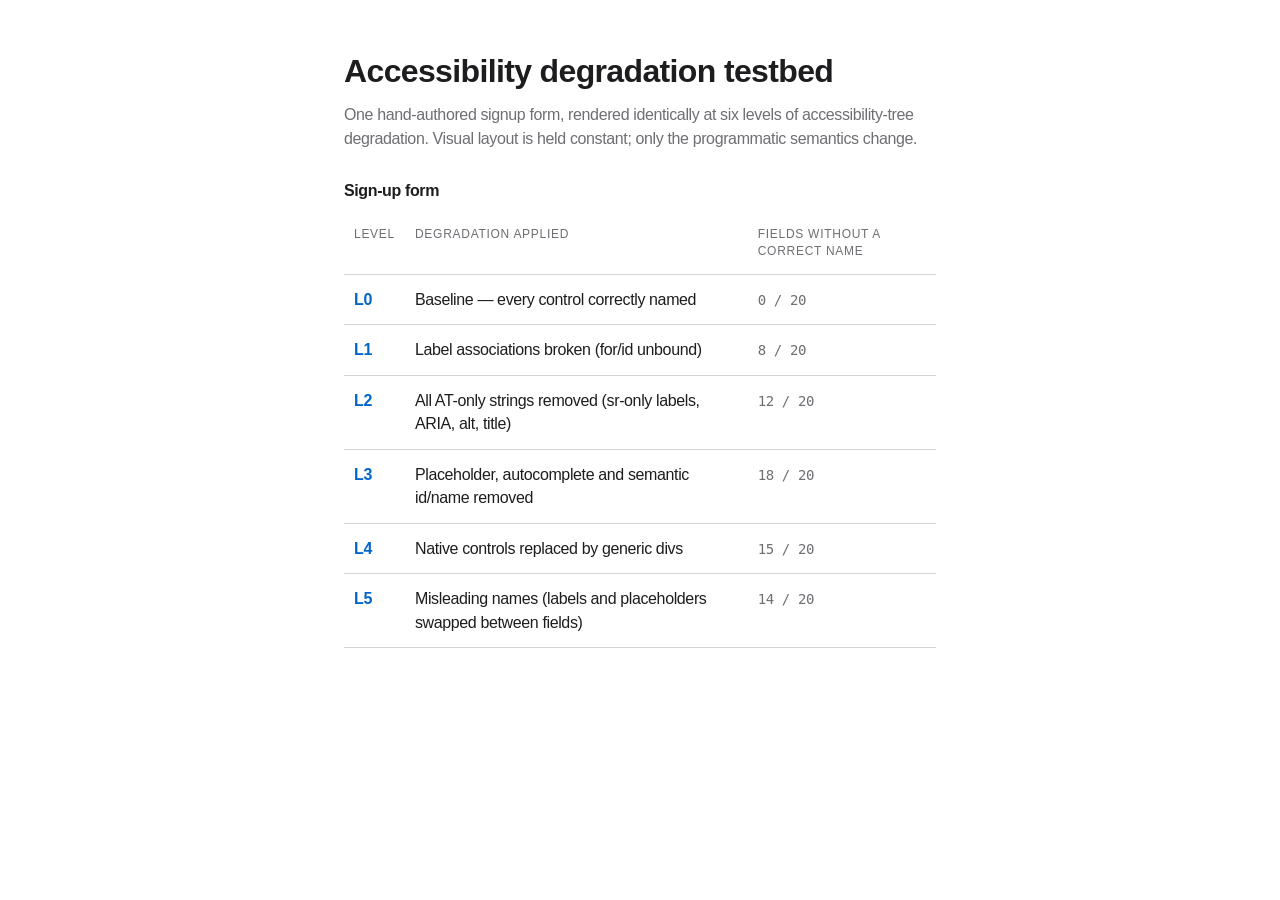
<file: index.html>
<!DOCTYPE html>
<html lang="en">
<head>
<meta charset="utf-8">
<meta name="viewport" content="width=device-width, initial-scale=1">
<title>Accessibility degradation testbed</title>
<link rel="stylesheet" href="style.css">
</head>
<body>
<main class="index">
  <h1>Accessibility degradation testbed</h1>
  <p>One hand-authored signup form, rendered identically at six levels of
     accessibility-tree degradation. Visual layout is held constant; only the
     programmatic semantics change.</p>
  <table>
    <caption>Sign-up form</caption>
    <thead><tr><th>Level</th><th>Degradation applied</th>
      <th>Fields without a correct name</th></tr></thead>
    <tbody>
      <tr><td><a href="L0/">L0</a></td><td>Baseline — every control correctly named</td><td><code>0 / 20</code></td></tr><tr><td><a href="L1/">L1</a></td><td>Label associations broken (for/id unbound)</td><td><code>8 / 20</code></td></tr><tr><td><a href="L2/">L2</a></td><td>All AT-only strings removed (sr-only labels, ARIA, alt, title)</td><td><code>12 / 20</code></td></tr><tr><td><a href="L3/">L3</a></td><td>Placeholder, autocomplete and semantic id/name removed</td><td><code>18 / 20</code></td></tr><tr><td><a href="L4/">L4</a></td><td>Native controls replaced by generic divs</td><td><code>15 / 20</code></td></tr><tr><td><a href="L5/">L5</a></td><td>Misleading names (labels and placeholders swapped between fields)</td><td><code>14 / 20</code></td></tr>
    </tbody>
  </table>
</main>
</body>
</html>
</file>
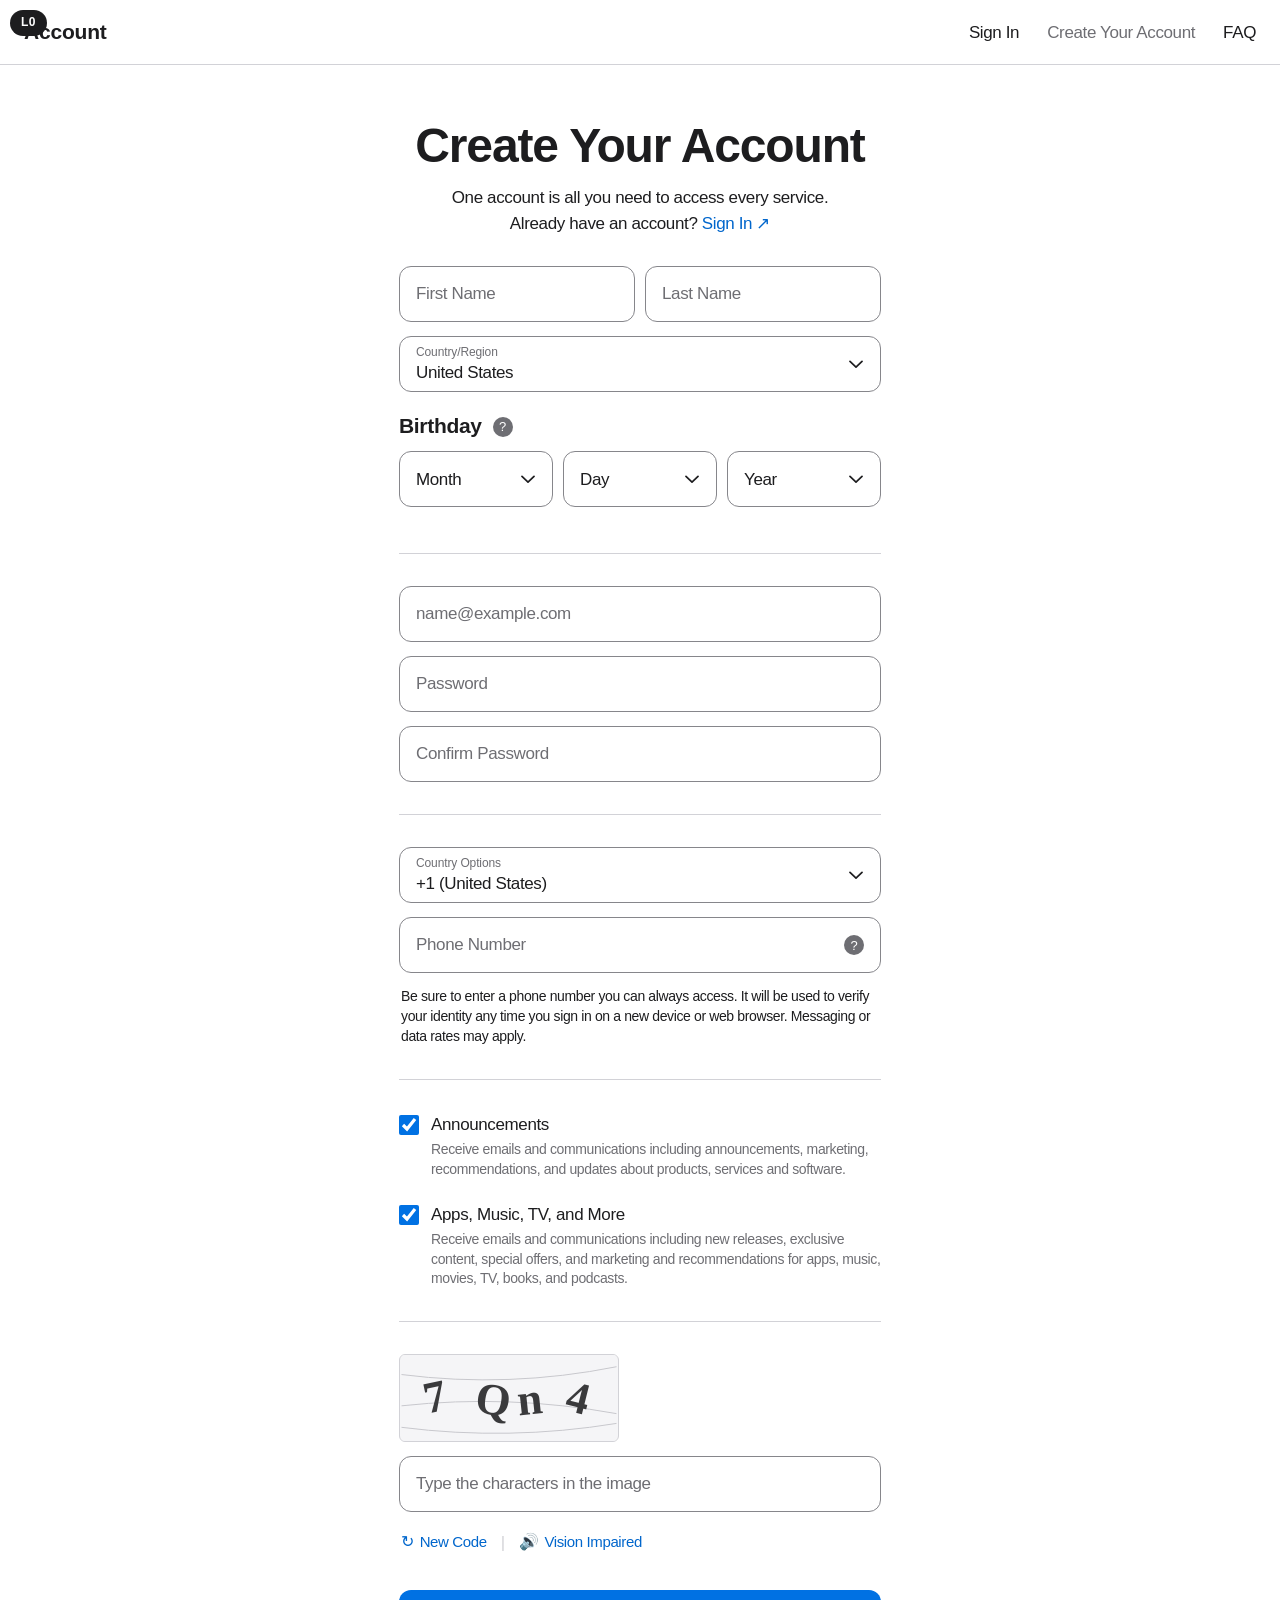
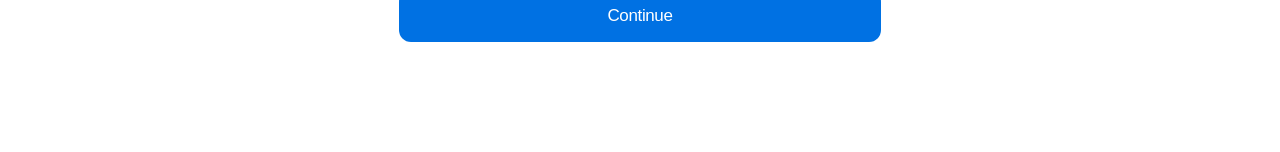
<file: L0/index.html>
<!DOCTYPE html>
<html lang="en">
 <head>
  <meta charset="utf-8"/>
  <meta content="width=device-width, initial-scale=1" name="viewport"/>
  <title>
   Create Your Account — L0
  </title>
  <link href="../style.css" rel="stylesheet"/>
 </head>
 <body>
  <span aria-hidden="true" class="level-badge" data-level-badge="">
   L0
  </span>
  <header class="topbar">
   <a class="topbar__brand" href="#main">
    Account
   </a>
   <nav aria-label="Account navigation" class="topbar__nav">
    <a href="#main">
     Sign In
    </a>
    <a aria-current="page" href="#main">
     Create Your Account
    </a>
    <a href="#main">
     FAQ
    </a>
   </nav>
  </header>
  <main class="page" id="main">
   <h1 class="page__title">
    Create Your Account
   </h1>
   <p class="page__lede">
    One account is all you need to access every service.
    <br/>
    Already have an account?
    <a href="#main">
     Sign In
     <span aria-hidden="true">
      ↗
     </span>
    </a>
   </p>
   <form action="#" class="form" method="post" novalidate="">
    <!-- ============ SECTION: Your name ============ -->
    <section aria-labelledby="sec-name" class="section">
     <h2 class="sr-only" id="sec-name">
      Your name
     </h2>
     <div class="row row--2">
      <div class="field">
       <label class="sr-only" for="first-name">
        First Name
       </label>
       <input autocomplete="given-name" class="control" data-field="first-name" id="first-name" name="first-name" placeholder="First Name" type="text"/>
      </div>
      <div class="field">
       <label class="sr-only" for="last-name">
        Last Name
       </label>
       <input autocomplete="family-name" class="control" data-field="last-name" id="last-name" name="last-name" placeholder="Last Name" type="text"/>
      </div>
     </div>
     <div class="field field--stacked">
      <label class="field__cap" for="country-region">
       Country/Region
      </label>
      <select autocomplete="country" class="control control--select" data-field="country-region" id="country-region" name="country-region">
       <option selected="">
        United States
       </option>
       <option>
        India
       </option>
       <option>
        United Kingdom
       </option>
       <option>
        Canada
       </option>
       <option>
        Australia
       </option>
      </select>
     </div>
     <fieldset class="fieldset">
      <legend class="fieldset__legend">
       Birthday
       <button aria-label="Why we ask for your birthday" class="iconbtn" data-field="birthday-help" type="button">
        <span aria-hidden="true">
         ?
        </span>
       </button>
      </legend>
      <div class="row row--3">
       <div class="field">
        <label class="sr-only" for="birth-month">
         Month
        </label>
        <select class="control control--select" data-field="birth-month" id="birth-month" name="birth-month">
         <option selected="" value="">
          Month
         </option>
         <option>
          January
         </option>
         <option>
          February
         </option>
         <option>
          March
         </option>
        </select>
       </div>
       <div class="field">
        <label class="sr-only" for="birth-day">
         Day
        </label>
        <select class="control control--select" data-field="birth-day" id="birth-day" name="birth-day">
         <option selected="" value="">
          Day
         </option>
         <option>
          1
         </option>
         <option>
          2
         </option>
         <option>
          3
         </option>
        </select>
       </div>
       <div class="field">
        <label class="sr-only" for="birth-year">
         Year
        </label>
        <select class="control control--select" data-field="birth-year" id="birth-year" name="birth-year">
         <option selected="" value="">
          Year
         </option>
         <option>
          2000
         </option>
         <option>
          1999
         </option>
         <option>
          1998
         </option>
        </select>
       </div>
      </div>
     </fieldset>
    </section>
    <hr class="rule"/>
    <!-- ============ SECTION: Account credentials ============ -->
    <section aria-labelledby="sec-account" class="section">
     <h2 class="sr-only" id="sec-account">
      Account credentials
     </h2>
     <div class="field">
      <label class="sr-only" for="email">
       Email address
      </label>
      <input autocomplete="email" class="control" data-field="email" id="email" name="email" placeholder="name@example.com" type="email"/>
     </div>
     <div class="field">
      <label class="sr-only" for="password">
       Password
      </label>
      <input autocomplete="new-password" class="control" data-field="password" id="password" name="password" placeholder="Password" type="password"/>
     </div>
     <div class="field">
      <label class="sr-only" for="confirm-password">
       Confirm Password
      </label>
      <input autocomplete="new-password" class="control" data-field="confirm-password" id="confirm-password" name="confirm-password" placeholder="Confirm Password" type="password"/>
     </div>
    </section>
    <hr class="rule"/>
    <!-- ============ SECTION: Phone verification ============ -->
    <section aria-labelledby="sec-phone" class="section">
     <h2 class="sr-only" id="sec-phone">
      Phone verification
     </h2>
     <div class="field field--stacked">
      <label class="field__cap" for="phone-country">
       Country Options
      </label>
      <select class="control control--select" data-field="phone-country" id="phone-country" name="phone-country">
       <option selected="">
        +1 (United States)
       </option>
       <option>
        +91 (India)
       </option>
       <option>
        +44 (United Kingdom)
       </option>
      </select>
     </div>
     <div class="field field--withicon">
      <label class="sr-only" for="phone-number">
       Phone Number
      </label>
      <input aria-describedby="phone-hint" autocomplete="tel-national" class="control" data-field="phone-number" id="phone-number" name="phone-number" placeholder="Phone Number" type="tel"/>
      <button aria-label="Why we ask for your phone number" class="iconbtn iconbtn--inset" data-field="phone-help" type="button">
       <span aria-hidden="true">
        ?
       </span>
      </button>
     </div>
     <p class="hint" id="phone-hint">
      Be sure to enter a phone number you can always access. It will be used to verify
        your identity any time you sign in on a new device or web browser. Messaging or
        data rates may apply.
     </p>
    </section>
    <hr class="rule"/>
    <!-- ============ SECTION: Email preferences ============ -->
    <section aria-labelledby="sec-prefs" class="section">
     <h2 class="sr-only" id="sec-prefs">
      Email preferences
     </h2>
     <div class="check">
      <input aria-describedby="desc-announcements" checked="" class="check__box" data-field="opt-announcements" id="opt-announcements" name="opt-announcements" type="checkbox"/>
      <div class="check__body">
       <label class="check__label" for="opt-announcements">
        Announcements
       </label>
       <p class="check__desc" id="desc-announcements">
        Receive emails and communications including announcements, marketing,
            recommendations, and updates about products, services and software.
       </p>
      </div>
     </div>
     <div class="check">
      <input aria-describedby="desc-media" checked="" class="check__box" data-field="opt-media" id="opt-media" name="opt-media" type="checkbox"/>
      <div class="check__body">
       <label class="check__label" for="opt-media">
        Apps, Music, TV, and More
       </label>
       <p class="check__desc" id="desc-media">
        Receive emails and communications including new releases, exclusive content,
            special offers, and marketing and recommendations for apps, music, movies,
            TV, books, and podcasts.
       </p>
      </div>
     </div>
    </section>
    <hr class="rule"/>
    <!-- ============ SECTION: Verification ============ -->
    <section aria-labelledby="sec-verify" class="section">
     <h2 class="sr-only" id="sec-verify">
      Verification
     </h2>
     <div class="verify">
      <img alt="Verification image showing four distorted characters" class="verify__img" data-field="captcha-image" height="88" src="../assets/captcha.svg" width="220"/>
      <div class="field verify__field">
       <label class="sr-only" for="captcha-input">
        Type the characters in the image
       </label>
       <input autocomplete="off" class="control" data-field="captcha-input" id="captcha-input" name="captcha-input" placeholder="Type the characters in the image" type="text"/>
      </div>
     </div>
     <div class="verify__actions">
      <button class="linkbtn" data-field="new-code" type="button">
       <span aria-hidden="true" class="linkbtn__icon">
        ↻
       </span>
       <span class="linkbtn__text">
        New Code
       </span>
      </button>
      <span aria-hidden="true" class="verify__sep">
       |
      </span>
      <button aria-label="Hear the characters instead" class="linkbtn" data-field="audio-code" type="button">
       <span aria-hidden="true" class="linkbtn__icon">
        🔊
       </span>
       <span aria-hidden="true" class="linkbtn__text">
        Vision Impaired
       </span>
      </button>
     </div>
    </section>
    <div class="submit">
     <button class="btn" data-field="continue" type="submit">
      <span>
       Continue
      </span>
     </button>
    </div>
   </form>
  </main>
 </body>
</html>
</file>
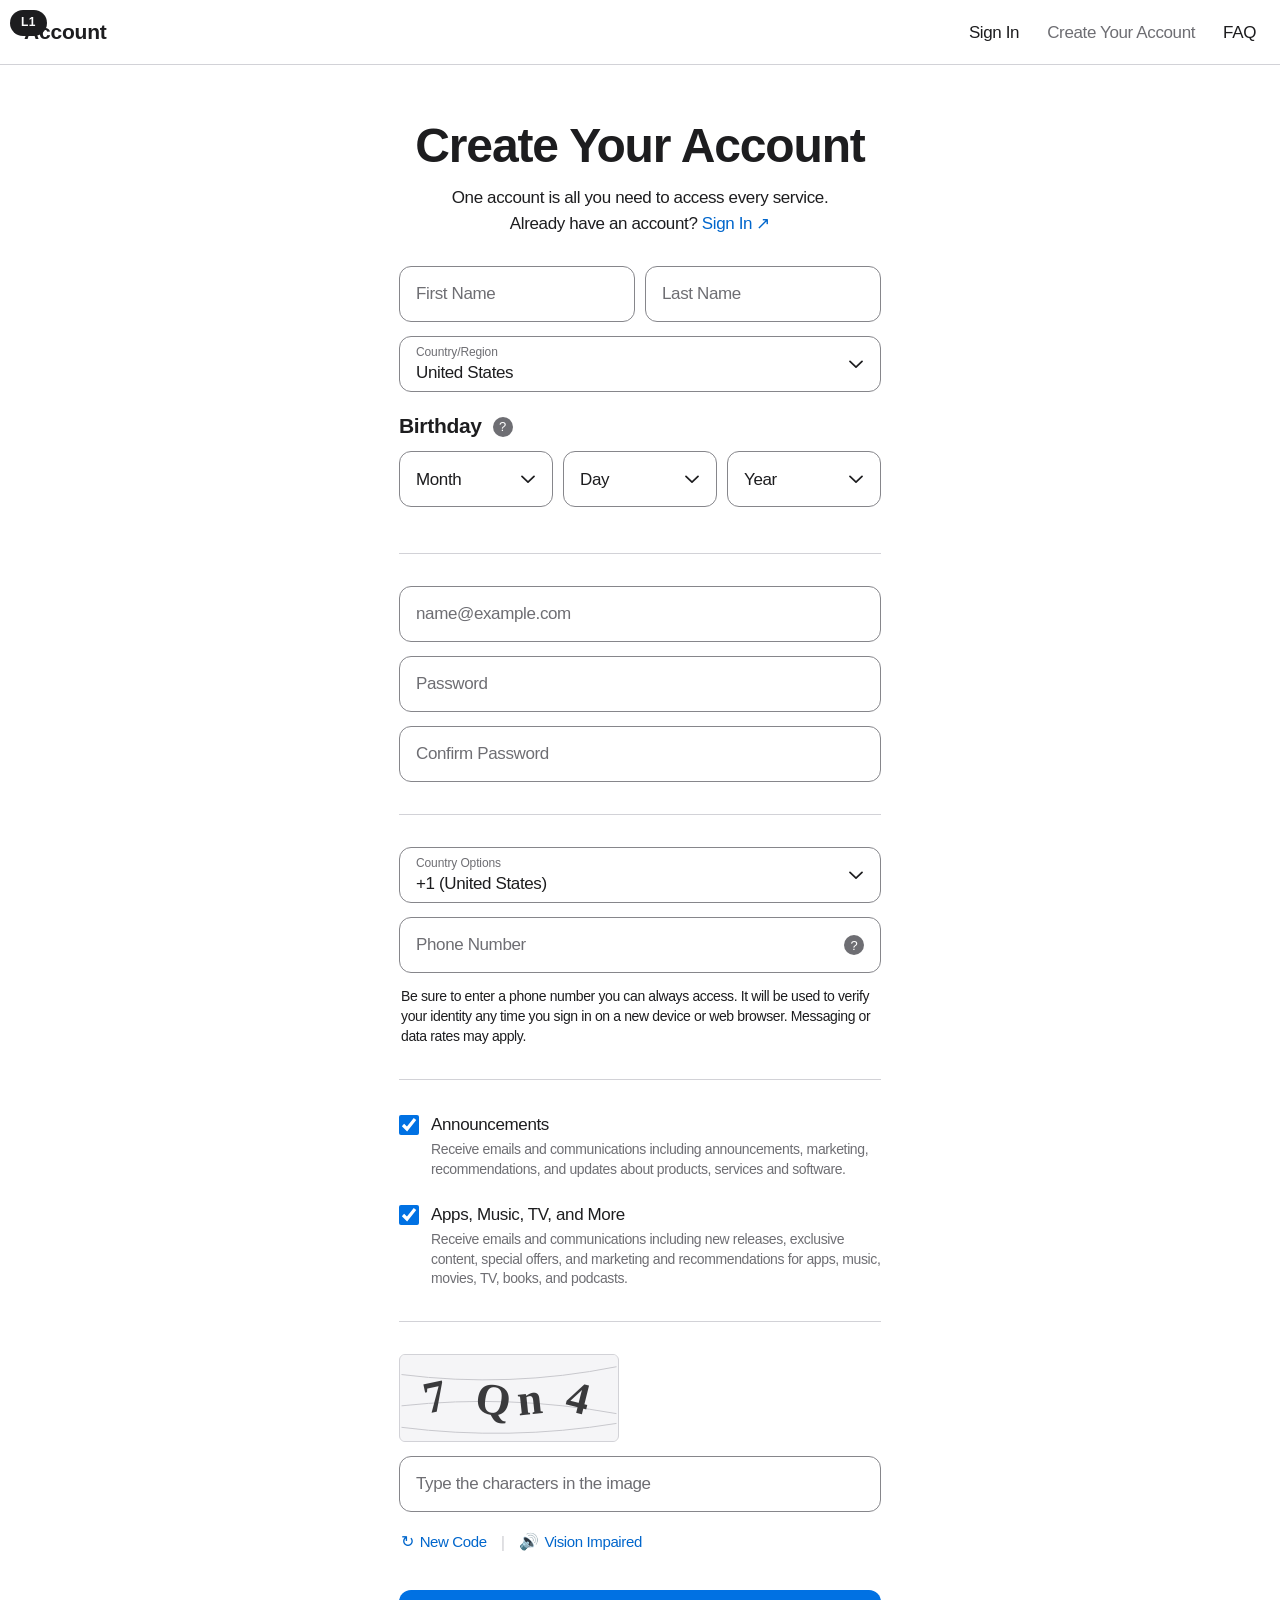
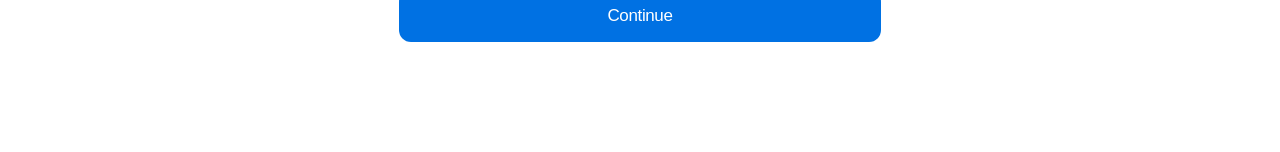
<file: L1/index.html>
<!DOCTYPE html>
<html lang="en">
 <head>
  <meta charset="utf-8"/>
  <meta content="width=device-width, initial-scale=1" name="viewport"/>
  <title>
   Create Your Account — L1
  </title>
  <link href="../style.css" rel="stylesheet"/>
 </head>
 <body>
  <span aria-hidden="true" class="level-badge" data-level-badge="">
   L1
  </span>
  <header class="topbar">
   <a class="topbar__brand" href="#main">
    Account
   </a>
   <nav aria-label="Account navigation" class="topbar__nav">
    <a href="#main">
     Sign In
    </a>
    <a aria-current="page" href="#main">
     Create Your Account
    </a>
    <a href="#main">
     FAQ
    </a>
   </nav>
  </header>
  <main class="page" id="main">
   <h1 class="page__title">
    Create Your Account
   </h1>
   <p class="page__lede">
    One account is all you need to access every service.
    <br/>
    Already have an account?
    <a href="#main">
     Sign In
     <span aria-hidden="true">
      ↗
     </span>
    </a>
   </p>
   <form action="#" class="form" method="post" novalidate="">
    <!-- ============ SECTION: Your name ============ -->
    <section class="section">
     <h2 class="sr-only" id="sec-name">
      Your name
     </h2>
     <div class="row row--2">
      <div class="field">
       <span class="sr-only">
        First Name
       </span>
       <input autocomplete="given-name" class="control" data-field="first-name" id="first-name" name="first-name" placeholder="First Name" type="text"/>
      </div>
      <div class="field">
       <span class="sr-only">
        Last Name
       </span>
       <input autocomplete="family-name" class="control" data-field="last-name" id="last-name" name="last-name" placeholder="Last Name" type="text"/>
      </div>
     </div>
     <div class="field field--stacked">
      <span class="field__cap">
       Country/Region
      </span>
      <select autocomplete="country" class="control control--select" data-field="country-region" id="country-region" name="country-region">
       <option selected="">
        United States
       </option>
       <option>
        India
       </option>
       <option>
        United Kingdom
       </option>
       <option>
        Canada
       </option>
       <option>
        Australia
       </option>
      </select>
     </div>
     <fieldset class="fieldset">
      <legend class="fieldset__legend">
       Birthday
       <button aria-label="Why we ask for your birthday" class="iconbtn" data-field="birthday-help" type="button">
        <span aria-hidden="true">
         ?
        </span>
       </button>
      </legend>
      <div class="row row--3">
       <div class="field">
        <span class="sr-only">
         Month
        </span>
        <select class="control control--select" data-field="birth-month" id="birth-month" name="birth-month">
         <option selected="" value="">
          Month
         </option>
         <option>
          January
         </option>
         <option>
          February
         </option>
         <option>
          March
         </option>
        </select>
       </div>
       <div class="field">
        <span class="sr-only">
         Day
        </span>
        <select class="control control--select" data-field="birth-day" id="birth-day" name="birth-day">
         <option selected="" value="">
          Day
         </option>
         <option>
          1
         </option>
         <option>
          2
         </option>
         <option>
          3
         </option>
        </select>
       </div>
       <div class="field">
        <span class="sr-only">
         Year
        </span>
        <select class="control control--select" data-field="birth-year" id="birth-year" name="birth-year">
         <option selected="" value="">
          Year
         </option>
         <option>
          2000
         </option>
         <option>
          1999
         </option>
         <option>
          1998
         </option>
        </select>
       </div>
      </div>
     </fieldset>
    </section>
    <hr class="rule"/>
    <!-- ============ SECTION: Account credentials ============ -->
    <section class="section">
     <h2 class="sr-only" id="sec-account">
      Account credentials
     </h2>
     <div class="field">
      <span class="sr-only">
       Email address
      </span>
      <input autocomplete="email" class="control" data-field="email" id="email" name="email" placeholder="name@example.com" type="email"/>
     </div>
     <div class="field">
      <span class="sr-only">
       Password
      </span>
      <input autocomplete="new-password" class="control" data-field="password" id="password" name="password" placeholder="Password" type="password"/>
     </div>
     <div class="field">
      <span class="sr-only">
       Confirm Password
      </span>
      <input autocomplete="new-password" class="control" data-field="confirm-password" id="confirm-password" name="confirm-password" placeholder="Confirm Password" type="password"/>
     </div>
    </section>
    <hr class="rule"/>
    <!-- ============ SECTION: Phone verification ============ -->
    <section class="section">
     <h2 class="sr-only" id="sec-phone">
      Phone verification
     </h2>
     <div class="field field--stacked">
      <span class="field__cap">
       Country Options
      </span>
      <select class="control control--select" data-field="phone-country" id="phone-country" name="phone-country">
       <option selected="">
        +1 (United States)
       </option>
       <option>
        +91 (India)
       </option>
       <option>
        +44 (United Kingdom)
       </option>
      </select>
     </div>
     <div class="field field--withicon">
      <span class="sr-only">
       Phone Number
      </span>
      <input aria-describedby="phone-hint" autocomplete="tel-national" class="control" data-field="phone-number" id="phone-number" name="phone-number" placeholder="Phone Number" type="tel"/>
      <button aria-label="Why we ask for your phone number" class="iconbtn iconbtn--inset" data-field="phone-help" type="button">
       <span aria-hidden="true">
        ?
       </span>
      </button>
     </div>
     <p class="hint" id="phone-hint">
      Be sure to enter a phone number you can always access. It will be used to verify
        your identity any time you sign in on a new device or web browser. Messaging or
        data rates may apply.
     </p>
    </section>
    <hr class="rule"/>
    <!-- ============ SECTION: Email preferences ============ -->
    <section class="section">
     <h2 class="sr-only" id="sec-prefs">
      Email preferences
     </h2>
     <div class="check">
      <input aria-describedby="desc-announcements" checked="" class="check__box" data-field="opt-announcements" id="opt-announcements" name="opt-announcements" type="checkbox"/>
      <div class="check__body">
       <span class="check__label">
        Announcements
       </span>
       <p class="check__desc" id="desc-announcements">
        Receive emails and communications including announcements, marketing,
            recommendations, and updates about products, services and software.
       </p>
      </div>
     </div>
     <div class="check">
      <input aria-describedby="desc-media" checked="" class="check__box" data-field="opt-media" id="opt-media" name="opt-media" type="checkbox"/>
      <div class="check__body">
       <span class="check__label">
        Apps, Music, TV, and More
       </span>
       <p class="check__desc" id="desc-media">
        Receive emails and communications including new releases, exclusive content,
            special offers, and marketing and recommendations for apps, music, movies,
            TV, books, and podcasts.
       </p>
      </div>
     </div>
    </section>
    <hr class="rule"/>
    <!-- ============ SECTION: Verification ============ -->
    <section class="section">
     <h2 class="sr-only" id="sec-verify">
      Verification
     </h2>
     <div class="verify">
      <img alt="Verification image showing four distorted characters" class="verify__img" data-field="captcha-image" height="88" src="../assets/captcha.svg" width="220"/>
      <div class="field verify__field">
       <span class="sr-only">
        Type the characters in the image
       </span>
       <input autocomplete="off" class="control" data-field="captcha-input" id="captcha-input" name="captcha-input" placeholder="Type the characters in the image" type="text"/>
      </div>
     </div>
     <div class="verify__actions">
      <button class="linkbtn" data-field="new-code" type="button">
       <span aria-hidden="true" class="linkbtn__icon">
        ↻
       </span>
       <span class="linkbtn__text">
        New Code
       </span>
      </button>
      <span aria-hidden="true" class="verify__sep">
       |
      </span>
      <button aria-label="Hear the characters instead" class="linkbtn" data-field="audio-code" type="button">
       <span aria-hidden="true" class="linkbtn__icon">
        🔊
       </span>
       <span aria-hidden="true" class="linkbtn__text">
        Vision Impaired
       </span>
      </button>
     </div>
    </section>
    <div class="submit">
     <button class="btn" data-field="continue" type="submit">
      <span>
       Continue
      </span>
     </button>
    </div>
   </form>
  </main>
 </body>
</html>
</file>
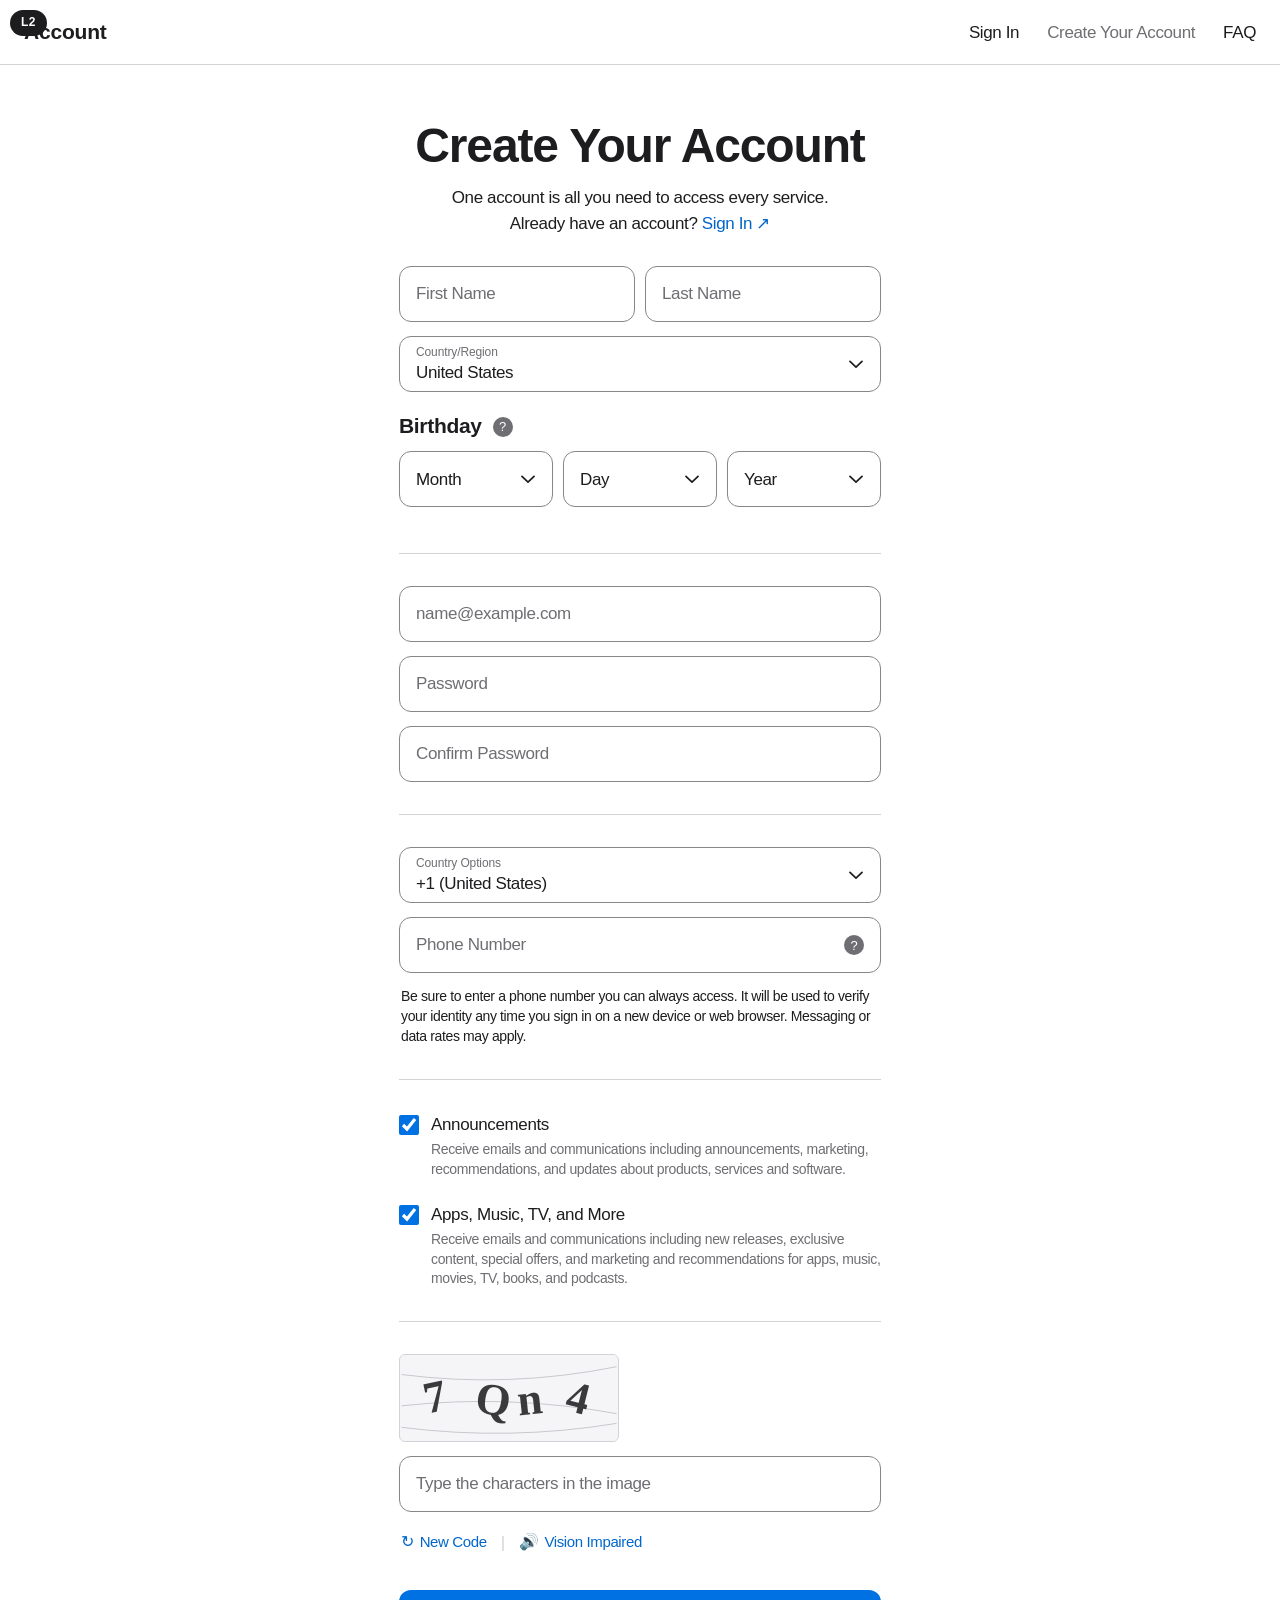
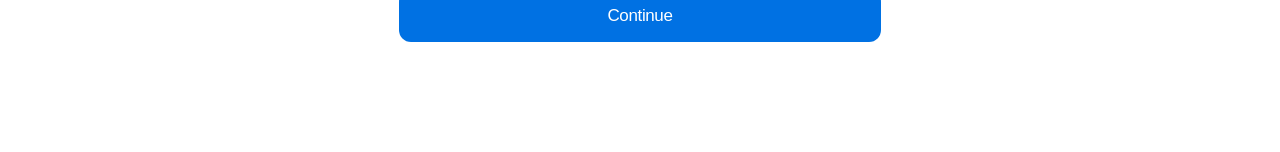
<file: L2/index.html>
<!DOCTYPE html>
<html lang="en">
 <head>
  <meta charset="utf-8"/>
  <meta content="width=device-width, initial-scale=1" name="viewport"/>
  <title>
   Create Your Account — L2
  </title>
  <link href="../style.css" rel="stylesheet"/>
 </head>
 <body>
  <span aria-hidden="true" class="level-badge" data-level-badge="">
   L2
  </span>
  <header class="topbar">
   <a class="topbar__brand" href="#main">
    Account
   </a>
   <nav class="topbar__nav">
    <a href="#main">
     Sign In
    </a>
    <a aria-current="page" href="#main">
     Create Your Account
    </a>
    <a href="#main">
     FAQ
    </a>
   </nav>
  </header>
  <main class="page" id="main">
   <h1 class="page__title">
    Create Your Account
   </h1>
   <p class="page__lede">
    One account is all you need to access every service.
    <br/>
    Already have an account?
    <a href="#main">
     Sign In
     <span aria-hidden="true">
      ↗
     </span>
    </a>
   </p>
   <form action="#" class="form" method="post" novalidate="">
    <!-- ============ SECTION: Your name ============ -->
    <section class="section">
     <div class="row row--2">
      <div class="field">
       <input autocomplete="given-name" class="control" data-field="first-name" id="first-name" name="first-name" placeholder="First Name" type="text"/>
      </div>
      <div class="field">
       <input autocomplete="family-name" class="control" data-field="last-name" id="last-name" name="last-name" placeholder="Last Name" type="text"/>
      </div>
     </div>
     <div class="field field--stacked">
      <span class="field__cap">
       Country/Region
      </span>
      <select autocomplete="country" class="control control--select" data-field="country-region" id="country-region" name="country-region">
       <option selected="">
        United States
       </option>
       <option>
        India
       </option>
       <option>
        United Kingdom
       </option>
       <option>
        Canada
       </option>
       <option>
        Australia
       </option>
      </select>
     </div>
     <div class="fieldset">
      <div class="fieldset__legend">
       Birthday
       <button class="iconbtn" data-field="birthday-help" type="button">
        <span aria-hidden="true">
         ?
        </span>
       </button>
      </div>
      <div class="row row--3">
       <div class="field">
        <select class="control control--select" data-field="birth-month" id="birth-month" name="birth-month">
         <option selected="" value="">
          Month
         </option>
         <option>
          January
         </option>
         <option>
          February
         </option>
         <option>
          March
         </option>
        </select>
       </div>
       <div class="field">
        <select class="control control--select" data-field="birth-day" id="birth-day" name="birth-day">
         <option selected="" value="">
          Day
         </option>
         <option>
          1
         </option>
         <option>
          2
         </option>
         <option>
          3
         </option>
        </select>
       </div>
       <div class="field">
        <select class="control control--select" data-field="birth-year" id="birth-year" name="birth-year">
         <option selected="" value="">
          Year
         </option>
         <option>
          2000
         </option>
         <option>
          1999
         </option>
         <option>
          1998
         </option>
        </select>
       </div>
      </div>
     </div>
    </section>
    <hr class="rule"/>
    <!-- ============ SECTION: Account credentials ============ -->
    <section class="section">
     <div class="field">
      <input autocomplete="email" class="control" data-field="email" id="email" name="email" placeholder="name@example.com" type="email"/>
     </div>
     <div class="field">
      <input autocomplete="new-password" class="control" data-field="password" id="password" name="password" placeholder="Password" type="password"/>
     </div>
     <div class="field">
      <input autocomplete="new-password" class="control" data-field="confirm-password" id="confirm-password" name="confirm-password" placeholder="Confirm Password" type="password"/>
     </div>
    </section>
    <hr class="rule"/>
    <!-- ============ SECTION: Phone verification ============ -->
    <section class="section">
     <div class="field field--stacked">
      <span class="field__cap">
       Country Options
      </span>
      <select class="control control--select" data-field="phone-country" id="phone-country" name="phone-country">
       <option selected="">
        +1 (United States)
       </option>
       <option>
        +91 (India)
       </option>
       <option>
        +44 (United Kingdom)
       </option>
      </select>
     </div>
     <div class="field field--withicon">
      <input autocomplete="tel-national" class="control" data-field="phone-number" id="phone-number" name="phone-number" placeholder="Phone Number" type="tel"/>
      <button class="iconbtn iconbtn--inset" data-field="phone-help" type="button">
       <span aria-hidden="true">
        ?
       </span>
      </button>
     </div>
     <p class="hint" id="phone-hint">
      Be sure to enter a phone number you can always access. It will be used to verify
        your identity any time you sign in on a new device or web browser. Messaging or
        data rates may apply.
     </p>
    </section>
    <hr class="rule"/>
    <!-- ============ SECTION: Email preferences ============ -->
    <section class="section">
     <div class="check">
      <input checked="" class="check__box" data-field="opt-announcements" id="opt-announcements" name="opt-announcements" type="checkbox"/>
      <div class="check__body">
       <span class="check__label">
        Announcements
       </span>
       <p class="check__desc" id="desc-announcements">
        Receive emails and communications including announcements, marketing,
            recommendations, and updates about products, services and software.
       </p>
      </div>
     </div>
     <div class="check">
      <input checked="" class="check__box" data-field="opt-media" id="opt-media" name="opt-media" type="checkbox"/>
      <div class="check__body">
       <span class="check__label">
        Apps, Music, TV, and More
       </span>
       <p class="check__desc" id="desc-media">
        Receive emails and communications including new releases, exclusive content,
            special offers, and marketing and recommendations for apps, music, movies,
            TV, books, and podcasts.
       </p>
      </div>
     </div>
    </section>
    <hr class="rule"/>
    <!-- ============ SECTION: Verification ============ -->
    <section class="section">
     <div class="verify">
      <img class="verify__img" data-field="captcha-image" height="88" src="../assets/captcha.svg" width="220"/>
      <div class="field verify__field">
       <input autocomplete="off" class="control" data-field="captcha-input" id="captcha-input" name="captcha-input" placeholder="Type the characters in the image" type="text"/>
      </div>
     </div>
     <div class="verify__actions">
      <button class="linkbtn" data-field="new-code" type="button">
       <span aria-hidden="true" class="linkbtn__icon">
        ↻
       </span>
       <span class="linkbtn__text">
        New Code
       </span>
      </button>
      <span aria-hidden="true" class="verify__sep">
       |
      </span>
      <button class="linkbtn" data-field="audio-code" type="button">
       <span aria-hidden="true" class="linkbtn__icon">
        🔊
       </span>
       <span aria-hidden="true" class="linkbtn__text">
        Vision Impaired
       </span>
      </button>
     </div>
    </section>
    <div class="submit">
     <button class="btn" data-field="continue" type="submit">
      <span>
       Continue
      </span>
     </button>
    </div>
   </form>
  </main>
 </body>
</html>
</file>
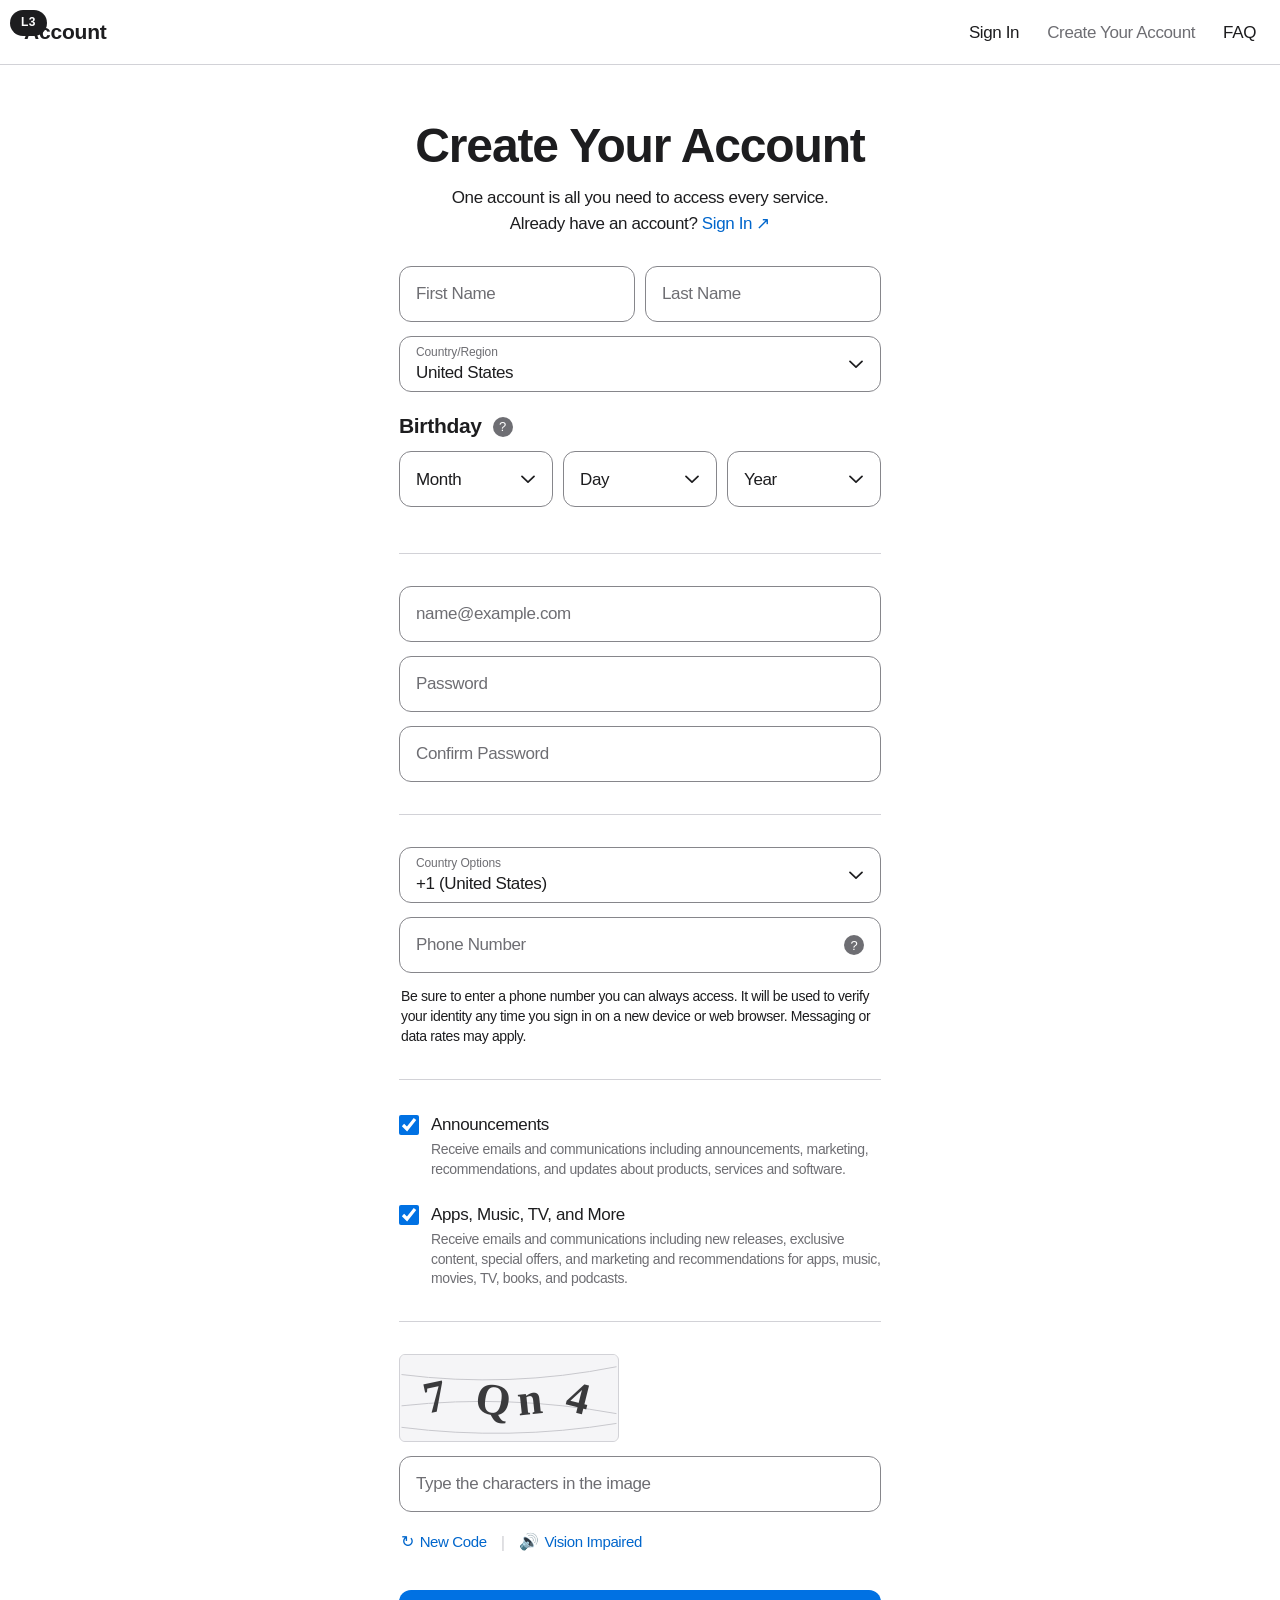
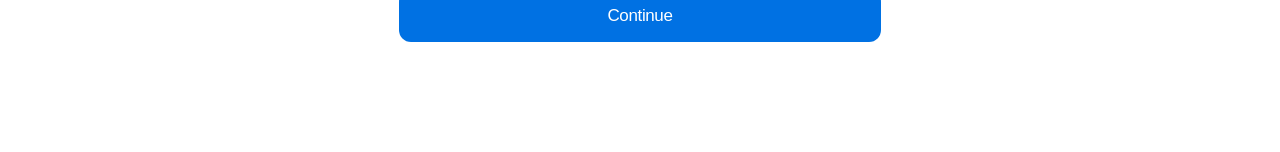
<file: L3/index.html>
<!DOCTYPE html>
<html lang="en">
 <head>
  <meta charset="utf-8"/>
  <meta content="width=device-width, initial-scale=1" name="e00"/>
  <title>
   Create Your Account — L3
  </title>
  <link href="../style.css" rel="stylesheet"/>
 </head>
 <body>
  <span aria-hidden="true" class="level-badge" data-level-badge="">
   L3
  </span>
  <header class="topbar">
   <a class="topbar__brand" href="#main">
    Account
   </a>
   <nav class="topbar__nav">
    <a href="#main">
     Sign In
    </a>
    <a aria-current="page" href="#main">
     Create Your Account
    </a>
    <a href="#main">
     FAQ
    </a>
   </nav>
  </header>
  <main class="page" id="e01">
   <h1 class="page__title">
    Create Your Account
   </h1>
   <p class="page__lede">
    One account is all you need to access every service.
    <br/>
    Already have an account?
    <a href="#main">
     Sign In
     <span aria-hidden="true">
      ↗
     </span>
    </a>
   </p>
   <form action="#" class="form" method="post" novalidate="">
    <!-- ============ SECTION: Your name ============ -->
    <section class="section">
     <div class="row row--2">
      <div class="field">
       <span aria-hidden="true" class="ghost">
        First Name
       </span>
       <input class="control" data-field="first-name" id="e02" name="e02" type="text"/>
      </div>
      <div class="field">
       <span aria-hidden="true" class="ghost">
        Last Name
       </span>
       <input class="control" data-field="last-name" id="e03" name="e03" type="text"/>
      </div>
     </div>
     <div class="field field--stacked">
      <span class="field__cap">
       Country/Region
      </span>
      <select class="control control--select" data-field="country-region" id="e04" name="e04">
       <option selected="">
        United States
       </option>
       <option>
        India
       </option>
       <option>
        United Kingdom
       </option>
       <option>
        Canada
       </option>
       <option>
        Australia
       </option>
      </select>
     </div>
     <div class="fieldset">
      <div class="fieldset__legend">
       Birthday
       <button class="iconbtn" data-field="birthday-help" type="button">
        <span aria-hidden="true">
         ?
        </span>
       </button>
      </div>
      <div class="row row--3">
       <div class="field">
        <select class="control control--select" data-field="birth-month" id="e05" name="e05">
         <option selected="" value="">
          Month
         </option>
         <option>
          January
         </option>
         <option>
          February
         </option>
         <option>
          March
         </option>
        </select>
       </div>
       <div class="field">
        <select class="control control--select" data-field="birth-day" id="e06" name="e06">
         <option selected="" value="">
          Day
         </option>
         <option>
          1
         </option>
         <option>
          2
         </option>
         <option>
          3
         </option>
        </select>
       </div>
       <div class="field">
        <select class="control control--select" data-field="birth-year" id="e07" name="e07">
         <option selected="" value="">
          Year
         </option>
         <option>
          2000
         </option>
         <option>
          1999
         </option>
         <option>
          1998
         </option>
        </select>
       </div>
      </div>
     </div>
    </section>
    <hr class="rule"/>
    <!-- ============ SECTION: Account credentials ============ -->
    <section class="section">
     <div class="field">
      <span aria-hidden="true" class="ghost">
       name@example.com
      </span>
      <input class="control" data-field="email" id="e08" name="e08" type="email"/>
     </div>
     <div class="field">
      <span aria-hidden="true" class="ghost">
       Password
      </span>
      <input class="control" data-field="password" id="e09" name="e09" type="password"/>
     </div>
     <div class="field">
      <span aria-hidden="true" class="ghost">
       Confirm Password
      </span>
      <input class="control" data-field="confirm-password" id="e10" name="e10" type="password"/>
     </div>
    </section>
    <hr class="rule"/>
    <!-- ============ SECTION: Phone verification ============ -->
    <section class="section">
     <div class="field field--stacked">
      <span class="field__cap">
       Country Options
      </span>
      <select class="control control--select" data-field="phone-country" id="e11" name="e11">
       <option selected="">
        +1 (United States)
       </option>
       <option>
        +91 (India)
       </option>
       <option>
        +44 (United Kingdom)
       </option>
      </select>
     </div>
     <div class="field field--withicon">
      <span aria-hidden="true" class="ghost">
       Phone Number
      </span>
      <input class="control" data-field="phone-number" id="e12" name="e12" type="tel"/>
      <button class="iconbtn iconbtn--inset" data-field="phone-help" type="button">
       <span aria-hidden="true">
        ?
       </span>
      </button>
     </div>
     <p class="hint" id="e13">
      Be sure to enter a phone number you can always access. It will be used to verify
        your identity any time you sign in on a new device or web browser. Messaging or
        data rates may apply.
     </p>
    </section>
    <hr class="rule"/>
    <!-- ============ SECTION: Email preferences ============ -->
    <section class="section">
     <div class="check">
      <input checked="" class="check__box" data-field="opt-announcements" id="e14" name="e14" type="checkbox"/>
      <div class="check__body">
       <span class="check__label">
        Announcements
       </span>
       <p class="check__desc" id="e15">
        Receive emails and communications including announcements, marketing,
            recommendations, and updates about products, services and software.
       </p>
      </div>
     </div>
     <div class="check">
      <input checked="" class="check__box" data-field="opt-media" id="e16" name="e16" type="checkbox"/>
      <div class="check__body">
       <span class="check__label">
        Apps, Music, TV, and More
       </span>
       <p class="check__desc" id="e17">
        Receive emails and communications including new releases, exclusive content,
            special offers, and marketing and recommendations for apps, music, movies,
            TV, books, and podcasts.
       </p>
      </div>
     </div>
    </section>
    <hr class="rule"/>
    <!-- ============ SECTION: Verification ============ -->
    <section class="section">
     <div class="verify">
      <img class="verify__img" data-field="captcha-image" height="88" src="../assets/captcha.svg" width="220"/>
      <div class="field verify__field">
       <span aria-hidden="true" class="ghost">
        Type the characters in the image
       </span>
       <input class="control" data-field="captcha-input" id="e18" name="e18" type="text"/>
      </div>
     </div>
     <div class="verify__actions">
      <button class="linkbtn" data-field="new-code" type="button">
       <span aria-hidden="true" class="linkbtn__icon">
        ↻
       </span>
       <span class="linkbtn__text">
        New Code
       </span>
      </button>
      <span aria-hidden="true" class="verify__sep">
       |
      </span>
      <button class="linkbtn" data-field="audio-code" type="button">
       <span aria-hidden="true" class="linkbtn__icon">
        🔊
       </span>
       <span aria-hidden="true" class="linkbtn__text">
        Vision Impaired
       </span>
      </button>
     </div>
    </section>
    <div class="submit">
     <button class="btn" data-field="continue" type="submit">
      <span>
       Continue
      </span>
     </button>
    </div>
   </form>
  </main>
 </body>
</html>
</file>
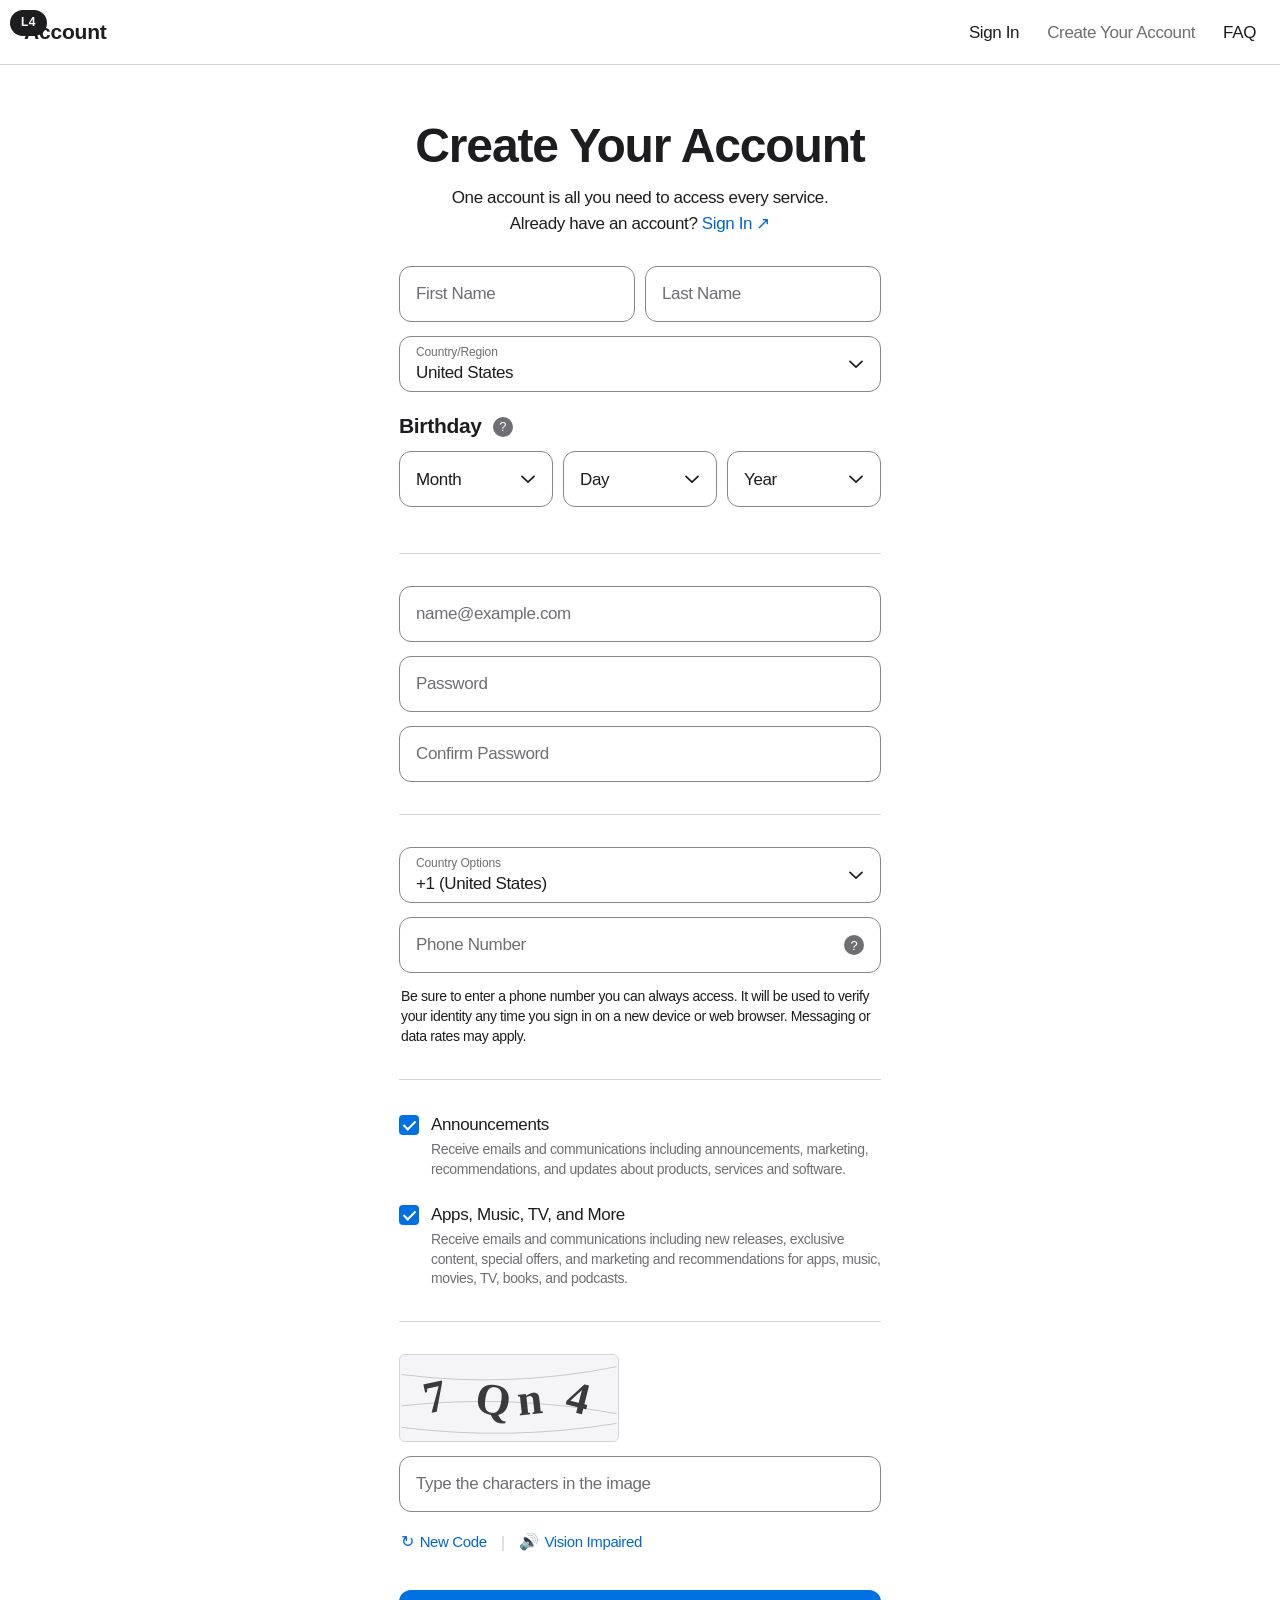
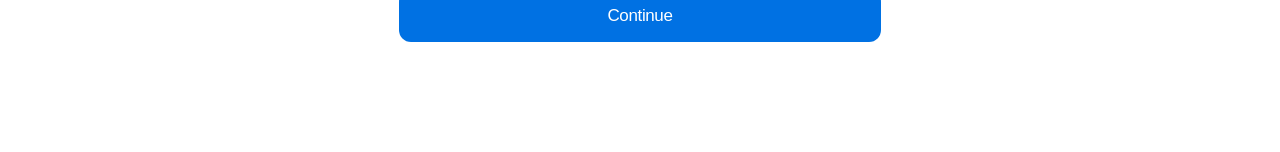
<file: L4/index.html>
<!DOCTYPE html>
<html lang="en">
 <head>
  <meta charset="utf-8"/>
  <meta content="width=device-width, initial-scale=1" name="e00"/>
  <title>
   Create Your Account — L4
  </title>
  <link href="../style.css" rel="stylesheet"/>
 </head>
 <body>
  <span aria-hidden="true" class="level-badge" data-level-badge="">
   L4
  </span>
  <header class="topbar">
   <a class="topbar__brand" href="#main">
    Account
   </a>
   <nav class="topbar__nav">
    <a href="#main">
     Sign In
    </a>
    <a aria-current="page" href="#main">
     Create Your Account
    </a>
    <a href="#main">
     FAQ
    </a>
   </nav>
  </header>
  <main class="page" id="e01">
   <h1 class="page__title">
    Create Your Account
   </h1>
   <p class="page__lede">
    One account is all you need to access every service.
    <br/>
    Already have an account?
    <a href="#main">
     Sign In
     <span aria-hidden="true">
      ↗
     </span>
    </a>
   </p>
   <form action="#" class="form" method="post" novalidate="">
    <!-- ============ SECTION: Your name ============ -->
    <section class="section">
     <div class="row row--2">
      <div class="field">
       <span aria-hidden="true" class="ghost">
        First Name
       </span>
       <div class="control" contenteditable="true" data-field="first-name" id="e02" name="e02">
       </div>
      </div>
      <div class="field">
       <span aria-hidden="true" class="ghost">
        Last Name
       </span>
       <div class="control" contenteditable="true" data-field="last-name" id="e03" name="e03">
       </div>
      </div>
     </div>
     <div class="field field--stacked">
      <span class="field__cap">
       Country/Region
      </span>
      <div class="control control--select" data-field="country-region" id="e04" name="e04" tabindex="0">
       United States
      </div>
     </div>
     <div class="fieldset">
      <div class="fieldset__legend">
       Birthday
       <div class="iconbtn" data-field="birthday-help" tabindex="0">
        <span aria-hidden="true">
         ?
        </span>
       </div>
      </div>
      <div class="row row--3">
       <div class="field">
        <div class="control control--select" data-field="birth-month" id="e05" name="e05" tabindex="0">
         Month
        </div>
       </div>
       <div class="field">
        <div class="control control--select" data-field="birth-day" id="e06" name="e06" tabindex="0">
         Day
        </div>
       </div>
       <div class="field">
        <div class="control control--select" data-field="birth-year" id="e07" name="e07" tabindex="0">
         Year
        </div>
       </div>
      </div>
     </div>
    </section>
    <hr class="rule"/>
    <!-- ============ SECTION: Account credentials ============ -->
    <section class="section">
     <div class="field">
      <span aria-hidden="true" class="ghost">
       name@example.com
      </span>
      <div class="control" contenteditable="true" data-field="email" id="e08" name="e08">
      </div>
     </div>
     <div class="field">
      <span aria-hidden="true" class="ghost">
       Password
      </span>
      <div class="control" contenteditable="true" data-field="password" id="e09" name="e09">
      </div>
     </div>
     <div class="field">
      <span aria-hidden="true" class="ghost">
       Confirm Password
      </span>
      <div class="control" contenteditable="true" data-field="confirm-password" id="e10" name="e10">
      </div>
     </div>
    </section>
    <hr class="rule"/>
    <!-- ============ SECTION: Phone verification ============ -->
    <section class="section">
     <div class="field field--stacked">
      <span class="field__cap">
       Country Options
      </span>
      <div class="control control--select" data-field="phone-country" id="e11" name="e11" tabindex="0">
       +1 (United States)
      </div>
     </div>
     <div class="field field--withicon">
      <span aria-hidden="true" class="ghost">
       Phone Number
      </span>
      <div class="control" contenteditable="true" data-field="phone-number" id="e12" name="e12">
      </div>
      <div class="iconbtn iconbtn--inset" data-field="phone-help" tabindex="0">
       <span aria-hidden="true">
        ?
       </span>
      </div>
     </div>
     <p class="hint" id="e13">
      Be sure to enter a phone number you can always access. It will be used to verify
        your identity any time you sign in on a new device or web browser. Messaging or
        data rates may apply.
     </p>
    </section>
    <hr class="rule"/>
    <!-- ============ SECTION: Email preferences ============ -->
    <section class="section">
     <div class="check">
      <div class="check__box" data-field="opt-announcements" id="e14" name="e14" tabindex="0">
      </div>
      <div class="check__body">
       <span class="check__label">
        Announcements
       </span>
       <p class="check__desc" id="e15">
        Receive emails and communications including announcements, marketing,
            recommendations, and updates about products, services and software.
       </p>
      </div>
     </div>
     <div class="check">
      <div class="check__box" data-field="opt-media" id="e16" name="e16" tabindex="0">
      </div>
      <div class="check__body">
       <span class="check__label">
        Apps, Music, TV, and More
       </span>
       <p class="check__desc" id="e17">
        Receive emails and communications including new releases, exclusive content,
            special offers, and marketing and recommendations for apps, music, movies,
            TV, books, and podcasts.
       </p>
      </div>
     </div>
    </section>
    <hr class="rule"/>
    <!-- ============ SECTION: Verification ============ -->
    <section class="section">
     <div class="verify">
      <img class="verify__img" data-field="captcha-image" height="88" src="../assets/captcha.svg" width="220"/>
      <div class="field verify__field">
       <span aria-hidden="true" class="ghost">
        Type the characters in the image
       </span>
       <div class="control" contenteditable="true" data-field="captcha-input" id="e18" name="e18">
       </div>
      </div>
     </div>
     <div class="verify__actions">
      <div class="linkbtn" data-field="new-code" tabindex="0">
       <span aria-hidden="true" class="linkbtn__icon">
        ↻
       </span>
       <span class="linkbtn__text">
        New Code
       </span>
      </div>
      <span aria-hidden="true" class="verify__sep">
       |
      </span>
      <div class="linkbtn" data-field="audio-code" tabindex="0">
       <span aria-hidden="true" class="linkbtn__icon">
        🔊
       </span>
       <span aria-hidden="true" class="linkbtn__text">
        Vision Impaired
       </span>
      </div>
     </div>
    </section>
    <div class="submit">
     <div class="btn" data-field="continue" tabindex="0">
      <span>
       Continue
      </span>
     </div>
    </div>
   </form>
  </main>
 </body>
</html>
</file>
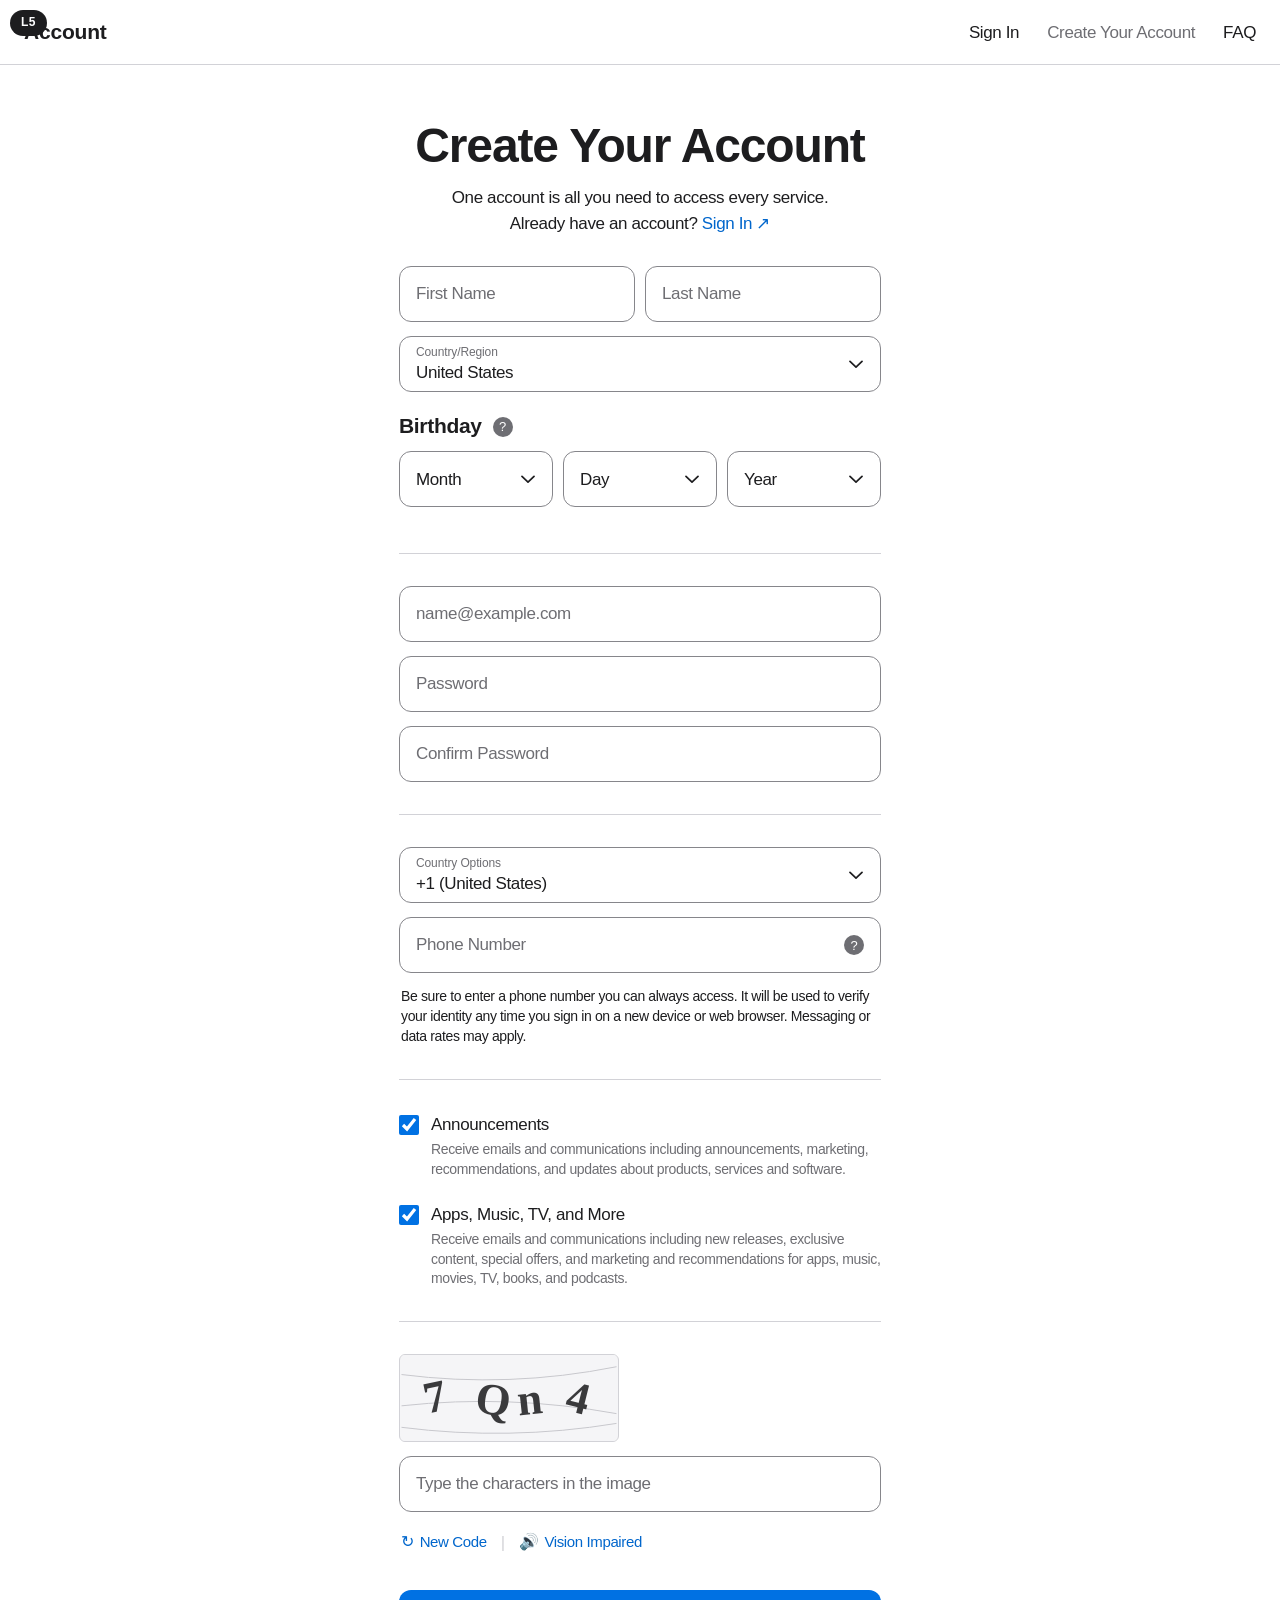
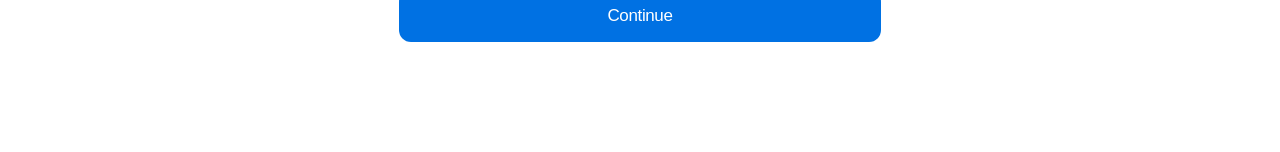
<file: L5/index.html>
<!DOCTYPE html>
<html lang="en">
 <head>
  <meta charset="utf-8"/>
  <meta content="width=device-width, initial-scale=1" name="viewport"/>
  <title>
   Create Your Account — L5
  </title>
  <link href="../style.css" rel="stylesheet"/>
 </head>
 <body>
  <span aria-hidden="true" class="level-badge" data-level-badge="">
   L5
  </span>
  <header class="topbar">
   <a class="topbar__brand" href="#main">
    Account
   </a>
   <nav aria-label="Account navigation" class="topbar__nav">
    <a href="#main">
     Sign In
    </a>
    <a aria-current="page" href="#main">
     Create Your Account
    </a>
    <a href="#main">
     FAQ
    </a>
   </nav>
  </header>
  <main class="page" id="main">
   <h1 class="page__title">
    Create Your Account
   </h1>
   <p class="page__lede">
    One account is all you need to access every service.
    <br/>
    Already have an account?
    <a href="#main">
     Sign In
     <span aria-hidden="true">
      ↗
     </span>
    </a>
   </p>
   <form action="#" class="form" method="post" novalidate="">
    <!-- ============ SECTION: Your name ============ -->
    <section aria-labelledby="sec-name" class="section">
     <h2 class="sr-only" id="sec-name">
      Your name
     </h2>
     <div class="row row--2">
      <div class="field">
       <label class="sr-only" for="first-name">
        Email address
       </label>
       <input autocomplete="given-name" class="control" data-field="first-name" id="first-name" name="first-name" placeholder="First Name" type="text"/>
      </div>
      <div class="field">
       <label class="sr-only" for="last-name">
        Phone Number
       </label>
       <input autocomplete="family-name" class="control" data-field="last-name" id="last-name" name="last-name" placeholder="Last Name" type="text"/>
      </div>
     </div>
     <div class="field field--stacked">
      <label class="field__cap" for="country-region">
       Country/Region
      </label>
      <select autocomplete="country" class="control control--select" data-field="country-region" id="country-region" name="country-region">
       <option selected="">
        United States
       </option>
       <option>
        India
       </option>
       <option>
        United Kingdom
       </option>
       <option>
        Canada
       </option>
       <option>
        Australia
       </option>
      </select>
     </div>
     <fieldset class="fieldset">
      <legend class="fieldset__legend">
       Birthday
       <button aria-label="Why we ask for your phone number" class="iconbtn" data-field="birthday-help" type="button">
        <span aria-hidden="true">
         ?
        </span>
       </button>
      </legend>
      <div class="row row--3">
       <div class="field">
        <label class="sr-only" for="birth-month">
         Day
        </label>
        <select class="control control--select" data-field="birth-month" id="birth-month" name="birth-month">
         <option selected="" value="">
          Month
         </option>
         <option>
          January
         </option>
         <option>
          February
         </option>
         <option>
          March
         </option>
        </select>
       </div>
       <div class="field">
        <label class="sr-only" for="birth-day">
         Month
        </label>
        <select class="control control--select" data-field="birth-day" id="birth-day" name="birth-day">
         <option selected="" value="">
          Day
         </option>
         <option>
          1
         </option>
         <option>
          2
         </option>
         <option>
          3
         </option>
        </select>
       </div>
       <div class="field">
        <label class="sr-only" for="birth-year">
         Confirm Password
        </label>
        <select class="control control--select" data-field="birth-year" id="birth-year" name="birth-year">
         <option selected="" value="">
          Year
         </option>
         <option>
          2000
         </option>
         <option>
          1999
         </option>
         <option>
          1998
         </option>
        </select>
       </div>
      </div>
     </fieldset>
    </section>
    <hr class="rule"/>
    <!-- ============ SECTION: Account credentials ============ -->
    <section aria-labelledby="sec-account" class="section">
     <h2 class="sr-only" id="sec-account">
      Account credentials
     </h2>
     <div class="field">
      <label class="sr-only" for="email">
       First Name
      </label>
      <input autocomplete="email" class="control" data-field="email" id="email" name="email" placeholder="name@example.com" type="email"/>
     </div>
     <div class="field">
      <label class="sr-only" for="password">
       Type the characters in the image
      </label>
      <input autocomplete="new-password" class="control" data-field="password" id="password" name="password" placeholder="Password" type="password"/>
     </div>
     <div class="field">
      <label class="sr-only" for="confirm-password">
       Year
      </label>
      <input autocomplete="new-password" class="control" data-field="confirm-password" id="confirm-password" name="confirm-password" placeholder="Confirm Password" type="password"/>
     </div>
    </section>
    <hr class="rule"/>
    <!-- ============ SECTION: Phone verification ============ -->
    <section aria-labelledby="sec-phone" class="section">
     <h2 class="sr-only" id="sec-phone">
      Phone verification
     </h2>
     <div class="field field--stacked">
      <label class="field__cap" for="phone-country">
       Country Options
      </label>
      <select class="control control--select" data-field="phone-country" id="phone-country" name="phone-country">
       <option selected="">
        +1 (United States)
       </option>
       <option>
        +91 (India)
       </option>
       <option>
        +44 (United Kingdom)
       </option>
      </select>
     </div>
     <div class="field field--withicon">
      <label class="sr-only" for="phone-number">
       Last Name
      </label>
      <input aria-describedby="phone-hint" autocomplete="tel-national" class="control" data-field="phone-number" id="phone-number" name="phone-number" placeholder="Phone Number" type="tel"/>
      <button aria-label="Why we ask for your birthday" class="iconbtn iconbtn--inset" data-field="phone-help" type="button">
       <span aria-hidden="true">
        ?
       </span>
      </button>
     </div>
     <p class="hint" id="phone-hint">
      Be sure to enter a phone number you can always access. It will be used to verify
        your identity any time you sign in on a new device or web browser. Messaging or
        data rates may apply.
     </p>
    </section>
    <hr class="rule"/>
    <!-- ============ SECTION: Email preferences ============ -->
    <section aria-labelledby="sec-prefs" class="section">
     <h2 class="sr-only" id="sec-prefs">
      Email preferences
     </h2>
     <div class="check">
      <input aria-describedby="desc-announcements" checked="" class="check__box" data-field="opt-announcements" id="opt-announcements" name="opt-announcements" type="checkbox"/>
      <div class="check__body">
       <label class="check__label" for="opt-announcements">
        Announcements
       </label>
       <p class="check__desc" id="desc-announcements">
        Receive emails and communications including announcements, marketing,
            recommendations, and updates about products, services and software.
       </p>
      </div>
     </div>
     <div class="check">
      <input aria-describedby="desc-media" checked="" class="check__box" data-field="opt-media" id="opt-media" name="opt-media" type="checkbox"/>
      <div class="check__body">
       <label class="check__label" for="opt-media">
        Apps, Music, TV, and More
       </label>
       <p class="check__desc" id="desc-media">
        Receive emails and communications including new releases, exclusive content,
            special offers, and marketing and recommendations for apps, music, movies,
            TV, books, and podcasts.
       </p>
      </div>
     </div>
    </section>
    <hr class="rule"/>
    <!-- ============ SECTION: Verification ============ -->
    <section aria-labelledby="sec-verify" class="section">
     <h2 class="sr-only" id="sec-verify">
      Verification
     </h2>
     <div class="verify">
      <img alt="Hear the characters instead" class="verify__img" data-field="captcha-image" height="88" src="../assets/captcha.svg" width="220"/>
      <div class="field verify__field">
       <label class="sr-only" for="captcha-input">
        Password
       </label>
       <input autocomplete="off" class="control" data-field="captcha-input" id="captcha-input" name="captcha-input" placeholder="Type the characters in the image" type="text"/>
      </div>
     </div>
     <div class="verify__actions">
      <button class="linkbtn" data-field="new-code" type="button">
       <span aria-hidden="true" class="linkbtn__icon">
        ↻
       </span>
       <span class="linkbtn__text">
        New Code
       </span>
      </button>
      <span aria-hidden="true" class="verify__sep">
       |
      </span>
      <button aria-label="Verification image showing four distorted characters" class="linkbtn" data-field="audio-code" type="button">
       <span aria-hidden="true" class="linkbtn__icon">
        🔊
       </span>
       <span aria-hidden="true" class="linkbtn__text">
        Vision Impaired
       </span>
      </button>
     </div>
    </section>
    <div class="submit">
     <button class="btn" data-field="continue" type="submit">
      <span>
       Continue
      </span>
     </button>
    </div>
   </form>
  </main>
 </body>
</html>
</file>
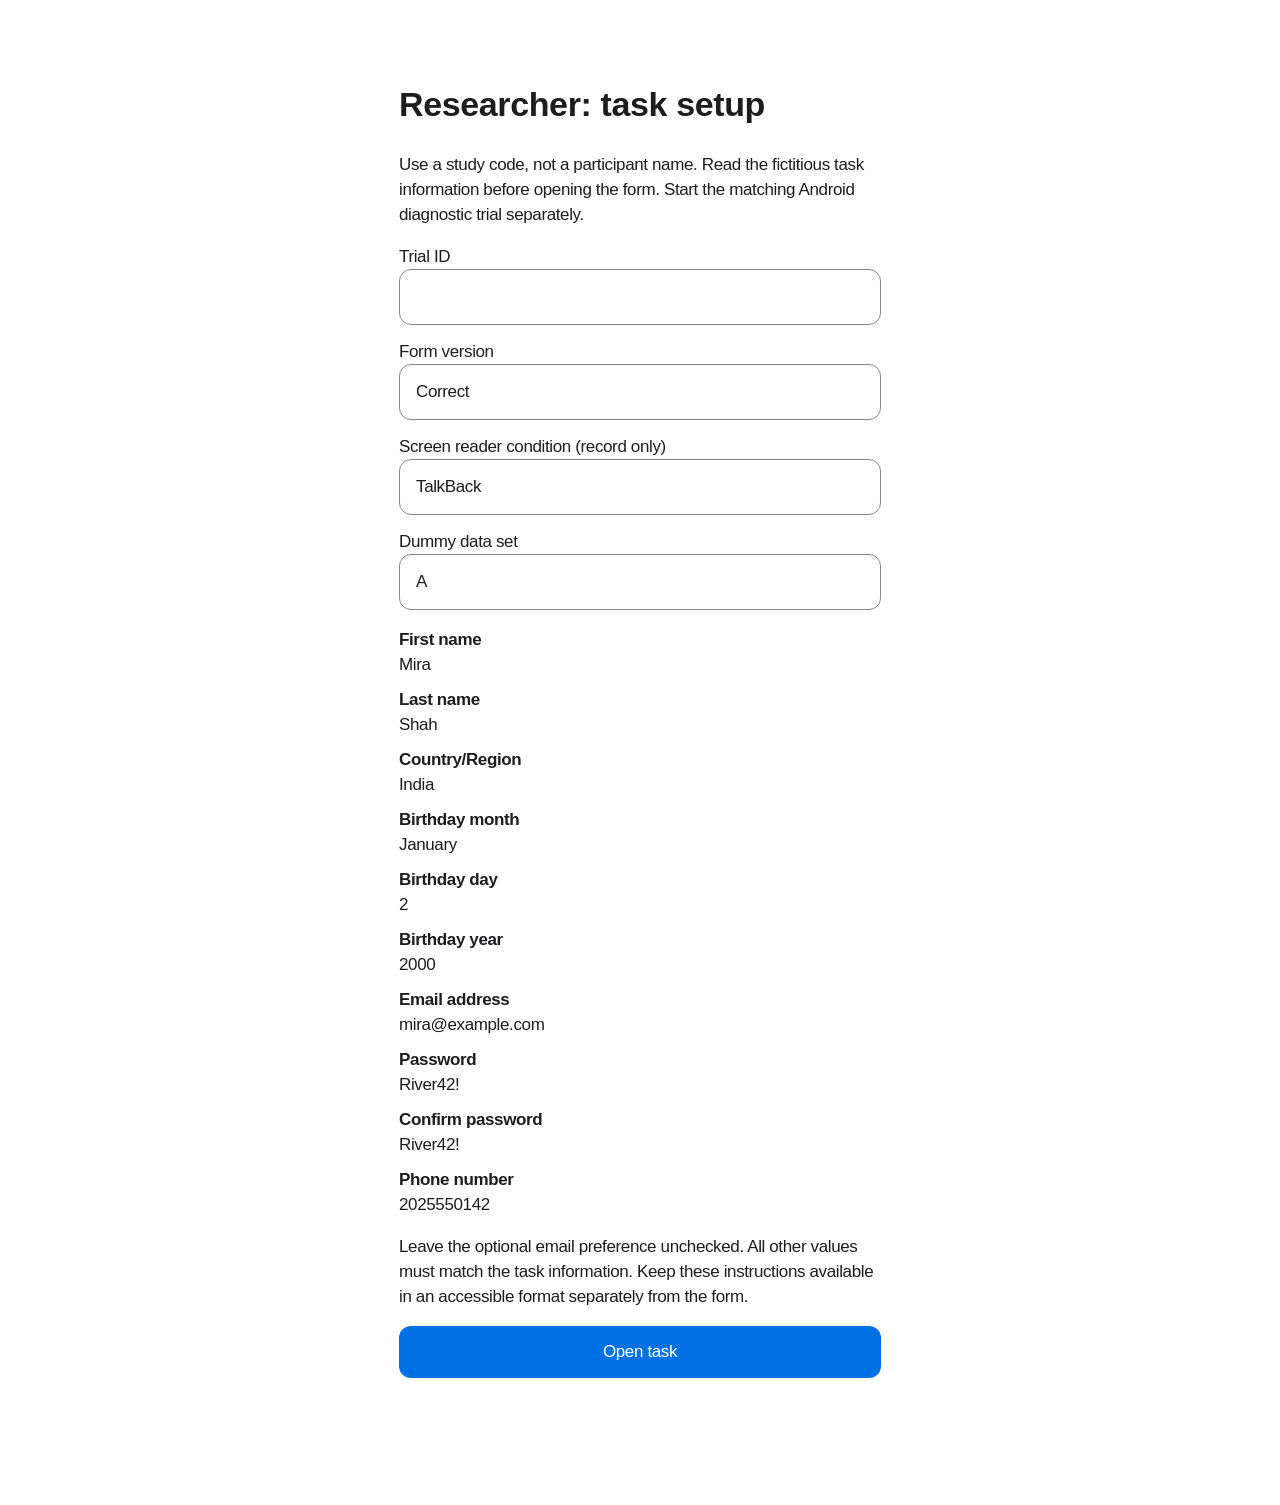
<file: site/index.html>
<!doctype html>
<html lang="en"><head><meta charset="utf-8"><meta name="viewport" content="width=device-width, initial-scale=1"><title>HintBack task setup</title><link rel="stylesheet" href="style.css"><script src="researcher.js" defer></script></head>
<body><main class="page"><h1>Researcher: task setup</h1>
<p>Use a study code, not a participant name. Read the fictitious task information before opening the form. Start the matching Android diagnostic trial separately.</p>
<form id="setup">
<div class="field"><label for="trial">Trial ID</label><input class="control" id="trial" required pattern="[A-Za-z0-9_-]{1,64}" maxlength="64"></div>
<div class="field"><label for="condition">Form version</label><select class="control" id="condition"><option value="correct">Correct</option><option value="degraded">Degraded</option></select></div>
<div class="field"><label for="reader">Screen reader condition (record only)</label><select class="control" id="reader"><option value="talkback">TalkBack</option><option value="hintback">HintBack</option></select></div>
<div class="field"><label for="task">Dummy data set</label><select class="control" id="task"><option>A</option><option>B</option></select></div>
<dl id="values"></dl><p>Leave the optional email preference unchecked. All other values must match the task information. Keep these instructions available in an accessible format separately from the form.</p>
<button class="btn">Open task</button><p id="setup-error" role="alert"></p>
</form></main></body></html>
</file>
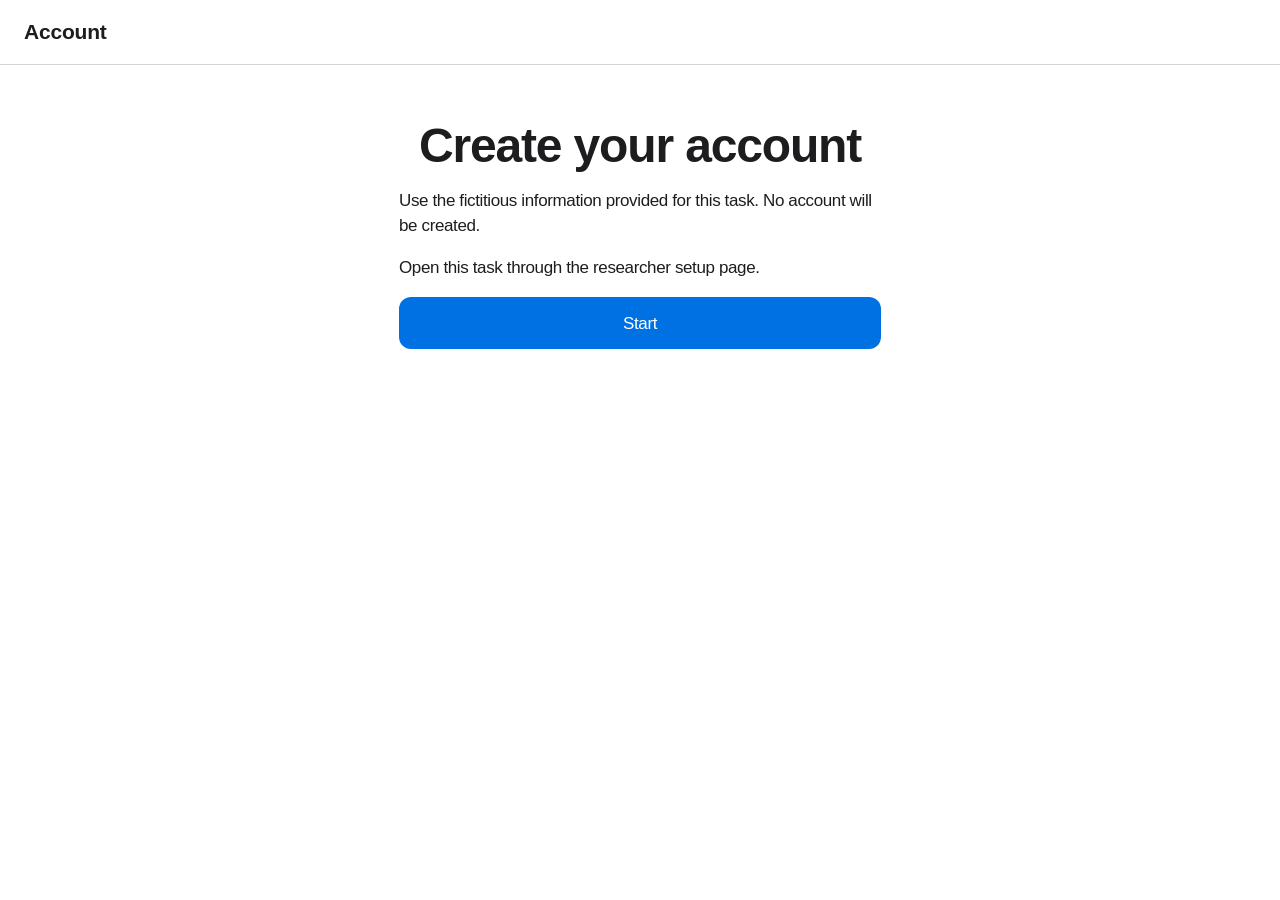
<file: site/correct/index.html>
<!DOCTYPE html>

<html lang="en">
<head>
<meta charset="utf-8"/>
<meta content="width=device-width, initial-scale=1" name="viewport"/>
<title>Create your account</title>
<link href="../style.css" rel="stylesheet"/>
<script defer="" src="../study.js"></script>
</head>
<body data-condition="correct">
<header class="topbar"><span class="topbar__brand">Account</span></header>
<main class="page">
<h1 class="page__title">Create your account</h1>
<p>Use the fictitious information provided for this task. No account will be created.</p>
<section id="ready">
<p>Select Start when you are ready. You can end the task at any time.</p>
<button class="btn" id="start" type="button">Start</button>
</section>
<form autocomplete="off" class="form" hidden="" id="signup" novalidate="">
<p>All fields are required except the email preference.</p>
<div aria-labelledby="errors-title" hidden="" id="errors" role="group" tabindex="-1">
<h2 id="errors-title">Please check your entries</h2><ul id="error-list"></ul>
</div>
<section class="section">
<h2>Your name</h2>
<div class="row row--2">
<div class="field"><label class="field-label" for="f01">First name</label><input class="control" data-field="first-name" id="f01" name="f01" required="" type="text"/></div>
<div class="field"><label class="field-label" for="f02">Last name</label><input class="control" data-field="last-name" id="f02" name="f02" required="" type="text"/></div>
</div>
<div class="field"><label class="field-label" for="f03">Country/Region</label><select class="control control--select" data-field="country-region" id="f03" name="f03" required=""><option value="">Choose a country</option><option>India</option><option>United States</option><option>United Kingdom</option></select></div>
<fieldset class="fieldset"><legend>Birthday</legend><div class="row row--3">
<div class="field"><label class="field-label" for="f04">Month</label><select class="control control--select" data-field="birth-month" id="f04" name="f04" required=""><option value="">Choose</option><option>January</option><option>February</option><option>March</option></select></div>
<div class="field"><label class="field-label" for="f05">Day</label><select class="control control--select" data-field="birth-day" id="f05" name="f05" required=""><option value="">Choose</option><option>1</option><option>2</option><option>3</option></select></div>
<div class="field"><label class="field-label" for="f06">Year</label><select class="control control--select" data-field="birth-year" id="f06" name="f06" required=""><option value="">Choose</option><option>2000</option><option>1999</option><option>1998</option></select></div>
</div></fieldset>
</section>
<hr class="rule"/>
<section class="section">
<h2>Account details</h2>
<div class="field"><label class="field-label" for="f07">Email address</label><input class="control" data-field="email" id="f07" name="f07" required="" type="email"/></div>
<div class="field"><label class="field-label" for="f08">Password</label><input class="control" data-field="password" id="f08" name="f08" required="" type="password"/></div>
<div class="field"><label class="field-label" for="f09">Confirm password</label><input class="control" data-field="confirm-password" id="f09" name="f09" required="" type="password"/></div>
<div class="field"><label class="field-label" for="f10">Phone number</label><input class="control" data-field="phone-number" id="f10" name="f10" required="" type="tel"/></div>
</section>
<div class="check"><input class="check__box" data-field="opt-announcements" id="f11" name="f11" type="checkbox"/><label for="f11">Receive announcements by email (optional)</label></div>
<div class="submit"><button class="btn" type="submit">Continue</button></div>
<button class="linkbtn" id="stop" type="button">End task without submitting</button>
</form>
<section aria-labelledby="result-title" hidden="" id="result" tabindex="-1">
<h2 id="result-title"></h2><p id="result-message"></p>
<details><summary>Researcher: session results</summary>
<p id="summary"></p><button id="download" type="button">Download session log</button>
<p><a href="../">Set up another task</a></p>
</details>
</section>
</main>
</body>
</html>
</file>
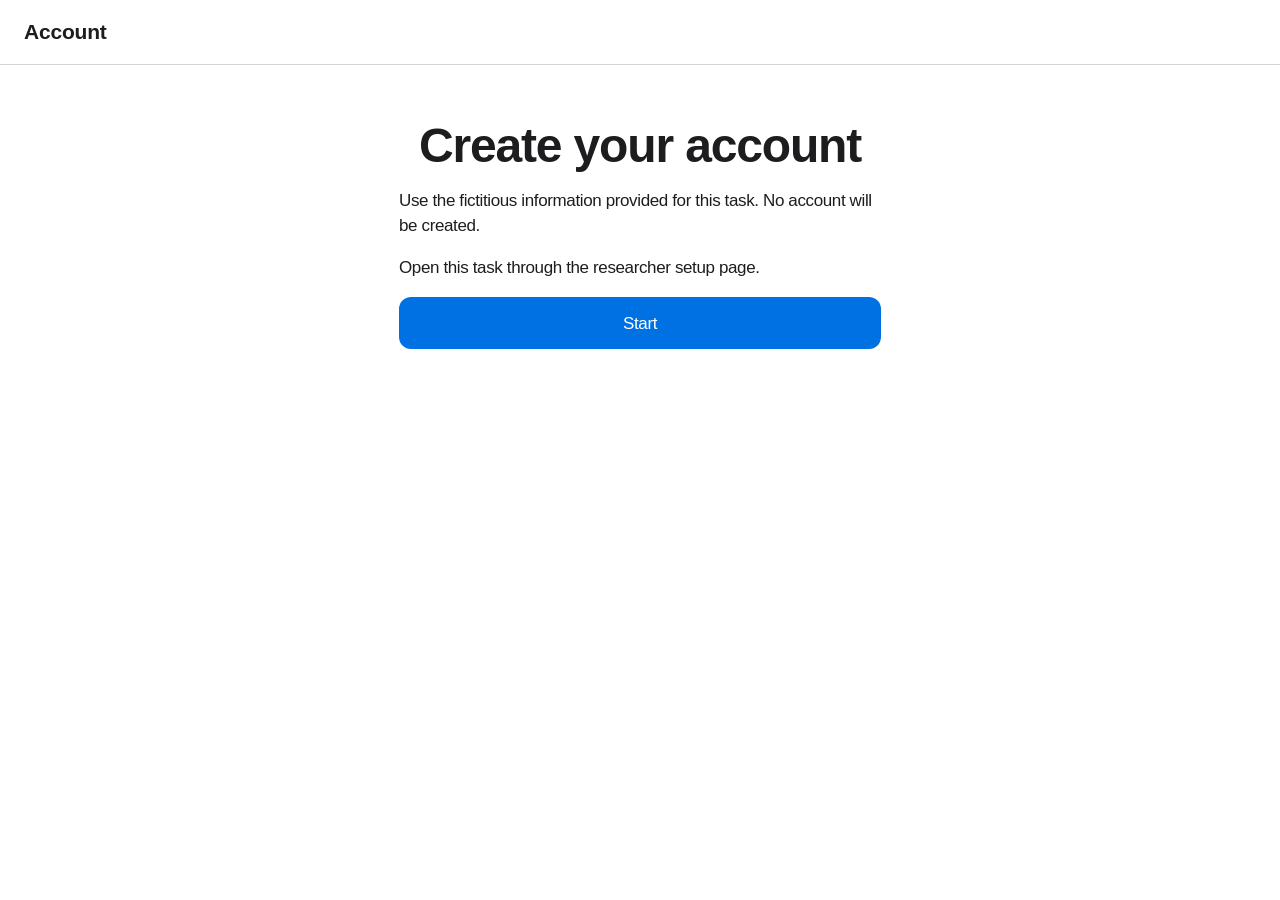
<file: site/degraded/index.html>
<!DOCTYPE html>

<html lang="en">
<head>
<meta charset="utf-8"/>
<meta content="width=device-width, initial-scale=1" name="viewport"/>
<title>Create your account</title>
<link href="../style.css" rel="stylesheet"/>
<script defer="" src="../study.js"></script>
</head>
<body data-condition="degraded">
<header class="topbar"><span class="topbar__brand">Account</span></header>
<main class="page">
<h1 class="page__title">Create your account</h1>
<p>Use the fictitious information provided for this task. No account will be created.</p>
<section id="ready">
<p>Select Start when you are ready. You can end the task at any time.</p>
<button class="btn" id="start" type="button">Start</button>
</section>
<form autocomplete="off" class="form" hidden="" id="signup" novalidate="">
<p>All fields are required except the email preference.</p>
<div aria-labelledby="errors-title" hidden="" id="errors" role="group" tabindex="-1">
<h2 id="errors-title">Please check your entries</h2><ul id="error-list"></ul>
</div>
<section class="section">
<h2>Your name</h2>
<div class="row row--2">
<div class="field"><span class="field-label">First name</span><input class="control" data-field="first-name" id="f01" name="f01" required="" type="text"/></div>
<div class="field"><span class="field-label">Last name</span><input class="control" data-field="last-name" id="f02" name="f02" required="" type="text"/></div>
</div>
<div class="field"><label class="field-label" for="f03">Country/Region</label><select class="control control--select" data-field="country-region" id="f03" name="f03" required=""><option value="">Choose a country</option><option>India</option><option>United States</option><option>United Kingdom</option></select></div>
<fieldset class="fieldset"><legend>Birthday</legend><div class="row row--3">
<div class="field"><label class="field-label" for="f04">Month</label><select class="control control--select" data-field="birth-month" id="f04" name="f04" required=""><option value="">Choose</option><option>January</option><option>February</option><option>March</option></select></div>
<div class="field"><label class="field-label" for="f05">Day</label><select class="control control--select" data-field="birth-day" id="f05" name="f05" required=""><option value="">Choose</option><option>1</option><option>2</option><option>3</option></select></div>
<div class="field"><label class="field-label" for="f06">Year</label><select class="control control--select" data-field="birth-year" id="f06" name="f06" required=""><option value="">Choose</option><option>2000</option><option>1999</option><option>1998</option></select></div>
</div></fieldset>
</section>
<hr class="rule"/>
<section class="section">
<h2>Account details</h2>
<div class="field"><span class="field-label">Email address</span><input class="control" data-field="email" id="f07" name="f07" required="" type="email"/></div>
<div class="field"><span class="field-label">Password</span><input class="control" data-field="password" id="f08" name="f08" required="" type="password"/></div>
<div class="field"><span class="field-label">Confirm password</span><input class="control" data-field="confirm-password" id="f09" name="f09" required="" type="password"/></div>
<div class="field"><span class="field-label">Phone number</span><input class="control" data-field="phone-number" id="f10" name="f10" required="" type="tel"/></div>
</section>
<div class="check"><input class="check__box" data-field="opt-announcements" id="f11" name="f11" type="checkbox"/><label for="f11">Receive announcements by email (optional)</label></div>
<div class="submit"><button class="btn" type="submit">Continue</button></div>
<button class="linkbtn" id="stop" type="button">End task without submitting</button>
</form>
<section aria-labelledby="result-title" hidden="" id="result" tabindex="-1">
<h2 id="result-title"></h2><p id="result-message"></p>
<details><summary>Researcher: session results</summary>
<p id="summary"></p><button id="download" type="button">Download session log</button>
<p><a href="../">Set up another task</a></p>
</details>
</section>
</main>
</body>
</html>
</file>
<file: style.css>
/* ==========================================================================
   Testbed stylesheet

   Written for this study. No third-party CSS is reproduced here.
   Dimensions and colours were measured from a rendered reference screenshot
   and re-implemented independently: 482px column, 56px controls, 1px #86868b
   borders, 12px radius, #6e6e73 placeholder ink.

   Shared by the correct and degraded form. Legacy styles are retained for
   layout reuse; the active pages contain no ghost text or generic controls.
   ========================================================================== */

:root {
  --ink:          #1d1d1f;   /* body and headline text                       */
  --ink-soft:     #6e6e73;   /* placeholders, captions, help glyphs          */
  --line:         #d2d2d7;   /* hairline rules                               */
  --line-control: #86868b;   /* control borders                              */
  --link:         #0066cc;
  --accent:       #0071e3;
  --accent-hover: #0077ed;
  --bg:           #ffffff;

  --radius:       12px;
  --control-h:    56px;
  --pad-x:        16px;      /* control padding; ghost text uses +1px border */
  --gap-x:        10px;
  --gap-y:        14px;
  --column:       482px;

  /* SF Pro is not licensed for redistribution, so it is referenced but not
     bundled. On Android the stack resolves to Roboto. For closer parity,
     drop Inter woff2 files into assets/ and uncomment the @font-face below. */
  --font: -apple-system, BlinkMacSystemFont, "SF Pro Text", "SF Pro Display",
          "Segoe UI", Roboto, Helvetica, Arial, sans-serif;
}

/*
@font-face {
  font-family: "Inter";
  src: url("inter-regular.woff2") format("woff2");
  font-weight: 400; font-display: swap;
}
*/

* { box-sizing: border-box; }

html { -webkit-text-size-adjust: 100%; }

body {
  margin: 0;
  background: var(--bg);
  color: var(--ink);
  font-family: var(--font);
  font-size: 17px;
  line-height: 1.47059;
  letter-spacing: -0.022em;
  -webkit-font-smoothing: antialiased;
  -moz-osx-font-smoothing: grayscale;
}

/* ---------- utility ------------------------------------------------------ */

.sr-only {
  position: absolute;
  width: 1px; height: 1px;
  padding: 0; margin: -1px;
  overflow: hidden;
  clip: rect(0 0 0 0);
  clip-path: inset(50%);
  white-space: nowrap;
  border: 0;
}

.level-badge {
  position: fixed;
  top: 10px; left: 10px;
  z-index: 99;
  padding: 4px 11px;
  border-radius: 980px;
  background: var(--ink);
  color: #fff;
  font-size: 12px;
  font-weight: 600;
  letter-spacing: 0.04em;
  font-variant-numeric: tabular-nums;
  pointer-events: none;
}

/* ---------- top bar ------------------------------------------------------ */

.topbar {
  display: flex;
  align-items: center;
  justify-content: space-between;
  gap: 28px;
  padding: 17px 24px 16px;
  border-bottom: 1px solid var(--line);
  flex-wrap: wrap;
}

.topbar__brand {
  font-size: 21px;
  font-weight: 600;
  letter-spacing: -0.01em;
  color: var(--ink);
  text-decoration: none;
}

.topbar__nav {
  display: flex;
  gap: 28px;
  font-size: 17px;
}

.topbar__nav a {
  color: var(--ink);
  text-decoration: none;
}

.topbar__nav a:hover { text-decoration: underline; }
.topbar__nav a[aria-current="page"] { color: var(--ink-soft); }

/* ---------- page -------------------------------------------------------- */

.page {
  max-width: var(--column);
  margin: 0 auto;
  padding: 56px 0 110px;
}

@media (max-width: 530px) {
  .page { padding-left: 24px; padding-right: 24px; }
}

.page__title {
  margin: 0 0 14px;
  font-size: clamp(38px, 9.6vw, 48px);
  line-height: 1.05;
  letter-spacing: -0.024em;
  font-weight: 600;
  text-align: center;
}

.page__lede {
  margin: 0 0 30px;
  text-align: center;
  font-size: 17px;
  line-height: 1.5;
}

.page__lede a {
  color: var(--link);
  text-decoration: none;
  white-space: nowrap;
}

.page__lede a:hover { text-decoration: underline; }

/* ---------- form scaffolding -------------------------------------------- */

.section { display: block; }

.row { display: flex; gap: var(--gap-x); }
.row--2 > *, .row--3 > * { flex: 1 1 0; min-width: 0; }

.field {
  position: relative;
  margin-bottom: var(--gap-y);
}

.rule {
  border: 0;
  border-top: 1px solid var(--line);
  margin: 32px 0;
}

/* ---------- controls ----------------------------------------------------- */

.control {
  display: block;
  width: 100%;
  height: var(--control-h);
  padding: 0 var(--pad-x);
  font: inherit;
  letter-spacing: inherit;
  color: var(--ink);
  background: var(--bg);
  border: 1px solid var(--line-control);
  border-radius: var(--radius);
  appearance: none;
  -webkit-appearance: none;
  outline-offset: 2px;
}

.control::placeholder {
  color: var(--ink-soft);
  opacity: 1;
}

.control:focus-visible,
[contenteditable]:focus-visible,
[tabindex]:focus-visible,
button:focus-visible,
a:focus-visible {
  outline: 2px solid var(--accent);
  outline-offset: 2px;
}

/* chevron, drawn as an inline data-URI so the page stays self-contained */
.control--select {
  padding-right: 44px;
  background-image: url("data:image/svg+xml,%3Csvg xmlns='http://www.w3.org/2000/svg' viewBox='0 0 14 9'%3E%3Cpath d='M1 1.4 7 7.2 13 1.4' fill='none' stroke='%231d1d1f' stroke-width='1.7' stroke-linecap='round' stroke-linejoin='round'/%3E%3C/svg%3E");
  background-repeat: no-repeat;
  background-position: right 17px center;
  background-size: 14px 9px;
}

/* caption stacked above the value, inside the same 56px box */
.field--stacked .field__cap {
  position: absolute;
  top: 9px; left: calc(var(--pad-x) + 1px);
  z-index: 1;
  font-size: 12px;
  line-height: 1.33;
  letter-spacing: -0.01em;
  color: var(--ink-soft);
  pointer-events: none;
}

.field--stacked .control {
  padding-top: 24px;
  padding-bottom: 6px;
  height: var(--control-h);
  line-height: 1.4;
}

/* ---------- fieldset ----------------------------------------------------- */

.fieldset {
  border: 0;
  margin: 22px 0 0;
  padding: 0;
  min-width: 0;
}

.fieldset__legend {
  padding: 0;
  margin-bottom: 12px;
  font-size: 21px;
  line-height: 1.19;
  letter-spacing: -0.015em;
  font-weight: 600;
  display: flex;
  align-items: center;
  gap: 9px;
}

/* ---------- buttons ------------------------------------------------------ */

/* 24px hit target, 20px visible disc: the transparent border keeps the
   control above the WCAG 2.5.8 minimum without changing how it looks. */
.iconbtn {
  width: 24px; height: 24px;
  flex: 0 0 24px;
  display: inline-flex;
  align-items: center;
  justify-content: center;
  padding: 0;
  border: 2px solid transparent;
  border-radius: 50%;
  background: var(--ink-soft);
  background-clip: padding-box;
  color: #fff;
  font: inherit;
  font-size: 13px;
  font-weight: 500;
  line-height: 1;
  cursor: pointer;
}

.field--withicon .control { padding-right: 52px; }

.iconbtn--inset {
  position: absolute;
  right: 15px;
  top: 16px;
}

.btn {
  display: block;
  width: 100%;
  height: 52px;
  border: 0;
  border-radius: var(--radius);
  background: var(--accent);
  color: #fff;
  font: inherit;
  letter-spacing: inherit;
  cursor: pointer;
}

.btn:hover { background: var(--accent-hover); }

.linkbtn {
  display: inline-flex;
  align-items: center;
  gap: 6px;
  padding: 4px 2px;
  border: 0;
  background: none;
  font: inherit;
  font-size: 15px;
  letter-spacing: inherit;
  color: var(--link);
  cursor: pointer;
}

.linkbtn:hover .linkbtn__text { text-decoration: underline; }
.linkbtn__icon { font-size: 16px; }

/* ---------- hints and checkboxes ---------------------------------------- */

.hint {
  margin: 12px 2px 0;
  font-size: 14px;
  line-height: 1.42;
  color: var(--ink);
}

.check {
  display: flex;
  gap: 12px;
  align-items: flex-start;
  margin-bottom: 22px;
}

.check__box {
  width: 20px; height: 20px;
  flex: 0 0 20px;
  margin: 3px 0 0;
  accent-color: var(--accent);
}

/* stand-in used at L4, where the native checkbox no longer exists */
div.check__box {
  border-radius: 4px;
  background: var(--accent);
  position: relative;
}

div.check__box::after {
  content: "";
  position: absolute;
  left: 7px; top: 3px;
  width: 5px; height: 10px;
  border: solid #fff;
  border-width: 0 2px 2px 0;
  transform: rotate(45deg);
}

.check__body { flex: 1 1 auto; min-width: 0; }

.check__label {
  display: block;
  margin-bottom: 3px;
  font-size: 17px;
  font-weight: 400;
}

.check__desc {
  margin: 0;
  font-size: 14px;
  line-height: 1.42;
  color: var(--ink-soft);
}

/* ---------- verification ------------------------------------------------- */

.verify {
  display: flex;
  flex-direction: column;
  align-items: stretch;
  gap: 14px;
}

.verify__img {
  display: block;
  align-self: flex-start;
  border: 1px solid var(--line);
  border-radius: 6px;
  background: #f5f5f7;
}

.verify__field { margin-bottom: 0; }

.verify__actions {
  display: flex;
  align-items: center;
  gap: 12px;
  margin-top: 14px;
}

.verify__sep { color: var(--line); }

.submit { margin-top: 32px; }

/* ---------- L3+ ghost text ----------------------------------------------- */
/* A removed placeholder is repainted as decoration: visible, aria-hidden, and
   therefore absent from the accessibility tree. Its box model mirrors
   .control exactly (padding + 1px border) so the rendering does not shift. */

.ghost {
  position: absolute;
  /* Inset to the CONTENT box, not the border box: Chrome clips native
     placeholder text at the content edge while overflow:hidden clips at the
     padding edge, so a long string would otherwise run 17px further.
     line-height equal to the content-box height reproduces Chrome's own
     single-line centring exactly, and unlike a flex-centred box it holds at
     any device pixel ratio (verified at 2x and 2.625x). */
  top: 1px; bottom: 1px;
  left: calc(var(--pad-x) + 1px);
  right: calc(var(--pad-x) + 1px);
  display: block;
  padding: 0;
  font: inherit;
  letter-spacing: inherit;
  /* must follow the `font` shorthand, which would otherwise reset it */
  line-height: calc(var(--control-h) - 2px);
  color: var(--ink-soft);
  white-space: nowrap;
  overflow: hidden;
  pointer-events: none;
}

/* the phone field reserves room for its inset help button */
.field--withicon .ghost { right: 52px; }

/* ---------- L4 generic stand-ins ----------------------------------------- */
/* Generic containers must be visually indistinguishable from the native
   controls they replace. */

div.control {
  display: flex;
  align-items: center;
  white-space: nowrap;
  overflow: hidden;
}

.field--stacked div.control {
  align-items: flex-start;
  padding-bottom: 6px;
}

div.btn { display: flex; align-items: center; justify-content: center; }
div.linkbtn { display: inline-flex; }

/* ---------- index page --------------------------------------------------- */

.index { max-width: 640px; margin: 0 auto; padding: 48px 24px 90px; }
.index h1 { font-size: 32px; letter-spacing: -0.02em; font-weight: 600; margin: 0 0 8px; }
.index p { color: var(--ink-soft); font-size: 16px; line-height: 1.5; margin: 0 0 28px; }
.index table { width: 100%; border-collapse: collapse; font-size: 16px; }
.index caption { text-align: left; font-weight: 600; padding-bottom: 10px; }
.index th, .index td {
  text-align: left;
  padding: 13px 10px;
  border-bottom: 1px solid var(--line);
  vertical-align: top;
}
.index th {
  font-size: 12px;
  font-weight: 500;
  text-transform: uppercase;
  letter-spacing: 0.06em;
  color: var(--ink-soft);
}
.index td a { color: var(--link); font-weight: 600; text-decoration: none; }
.index td a:hover { text-decoration: underline; }
.index code { font-size: 14px; color: var(--ink-soft); }

@media (prefers-reduced-motion: reduce) {
  * { animation: none !important; transition: none !important; }
}

/* Active two-version study form. */
[hidden] { display: none !important; }
.field-label { display: block; margin-bottom: 6px; }
.field-error, #errors { color: #9b1c1c; }
#errors { border: 2px solid currentColor; padding: 16px; margin-bottom: 24px; }
#result:focus, #errors:focus { outline: 3px solid var(--accent); outline-offset: 4px; }
#stop { margin: 24px 0; }
#result details { margin-top: 32px; }
dt { font-weight: 600; margin-top: 10px; }
dd { margin-left: 0; overflow-wrap: anywhere; }
button { cursor: pointer; }
</file>
<file: site/style.css>
/* ==========================================================================
   Testbed stylesheet

   Written for this study. No third-party CSS is reproduced here.
   Dimensions and colours were measured from a rendered reference screenshot
   and re-implemented independently: 482px column, 56px controls, 1px #86868b
   borders, 12px radius, #6e6e73 placeholder ink.

   Shared by the correct and degraded form. Legacy styles are retained for
   layout reuse; the active pages contain no ghost text or generic controls.
   ========================================================================== */

:root {
  --ink:          #1d1d1f;   /* body and headline text                       */
  --ink-soft:     #6e6e73;   /* placeholders, captions, help glyphs          */
  --line:         #d2d2d7;   /* hairline rules                               */
  --line-control: #86868b;   /* control borders                              */
  --link:         #0066cc;
  --accent:       #0071e3;
  --accent-hover: #0077ed;
  --bg:           #ffffff;

  --radius:       12px;
  --control-h:    56px;
  --pad-x:        16px;      /* control padding; ghost text uses +1px border */
  --gap-x:        10px;
  --gap-y:        14px;
  --column:       482px;

  /* SF Pro is not licensed for redistribution, so it is referenced but not
     bundled. On Android the stack resolves to Roboto. For closer parity,
     drop Inter woff2 files into assets/ and uncomment the @font-face below. */
  --font: -apple-system, BlinkMacSystemFont, "SF Pro Text", "SF Pro Display",
          "Segoe UI", Roboto, Helvetica, Arial, sans-serif;
}

/*
@font-face {
  font-family: "Inter";
  src: url("inter-regular.woff2") format("woff2");
  font-weight: 400; font-display: swap;
}
*/

* { box-sizing: border-box; }

html { -webkit-text-size-adjust: 100%; }

body {
  margin: 0;
  background: var(--bg);
  color: var(--ink);
  font-family: var(--font);
  font-size: 17px;
  line-height: 1.47059;
  letter-spacing: -0.022em;
  -webkit-font-smoothing: antialiased;
  -moz-osx-font-smoothing: grayscale;
}

/* ---------- utility ------------------------------------------------------ */

.sr-only {
  position: absolute;
  width: 1px; height: 1px;
  padding: 0; margin: -1px;
  overflow: hidden;
  clip: rect(0 0 0 0);
  clip-path: inset(50%);
  white-space: nowrap;
  border: 0;
}

.level-badge {
  position: fixed;
  top: 10px; left: 10px;
  z-index: 99;
  padding: 4px 11px;
  border-radius: 980px;
  background: var(--ink);
  color: #fff;
  font-size: 12px;
  font-weight: 600;
  letter-spacing: 0.04em;
  font-variant-numeric: tabular-nums;
  pointer-events: none;
}

/* ---------- top bar ------------------------------------------------------ */

.topbar {
  display: flex;
  align-items: center;
  justify-content: space-between;
  gap: 28px;
  padding: 17px 24px 16px;
  border-bottom: 1px solid var(--line);
  flex-wrap: wrap;
}

.topbar__brand {
  font-size: 21px;
  font-weight: 600;
  letter-spacing: -0.01em;
  color: var(--ink);
  text-decoration: none;
}

.topbar__nav {
  display: flex;
  gap: 28px;
  font-size: 17px;
}

.topbar__nav a {
  color: var(--ink);
  text-decoration: none;
}

.topbar__nav a:hover { text-decoration: underline; }
.topbar__nav a[aria-current="page"] { color: var(--ink-soft); }

/* ---------- page -------------------------------------------------------- */

.page {
  max-width: var(--column);
  margin: 0 auto;
  padding: 56px 0 110px;
}

@media (max-width: 530px) {
  .page { padding-left: 24px; padding-right: 24px; }
}

.page__title {
  margin: 0 0 14px;
  font-size: clamp(38px, 9.6vw, 48px);
  line-height: 1.05;
  letter-spacing: -0.024em;
  font-weight: 600;
  text-align: center;
}

.page__lede {
  margin: 0 0 30px;
  text-align: center;
  font-size: 17px;
  line-height: 1.5;
}

.page__lede a {
  color: var(--link);
  text-decoration: none;
  white-space: nowrap;
}

.page__lede a:hover { text-decoration: underline; }

/* ---------- form scaffolding -------------------------------------------- */

.section { display: block; }

.row { display: flex; gap: var(--gap-x); }
.row--2 > *, .row--3 > * { flex: 1 1 0; min-width: 0; }

.field {
  position: relative;
  margin-bottom: var(--gap-y);
}

.rule {
  border: 0;
  border-top: 1px solid var(--line);
  margin: 32px 0;
}

/* ---------- controls ----------------------------------------------------- */

.control {
  display: block;
  width: 100%;
  height: var(--control-h);
  padding: 0 var(--pad-x);
  font: inherit;
  letter-spacing: inherit;
  color: var(--ink);
  background: var(--bg);
  border: 1px solid var(--line-control);
  border-radius: var(--radius);
  appearance: none;
  -webkit-appearance: none;
  outline-offset: 2px;
}

.control::placeholder {
  color: var(--ink-soft);
  opacity: 1;
}

.control:focus-visible,
[contenteditable]:focus-visible,
[tabindex]:focus-visible,
button:focus-visible,
a:focus-visible {
  outline: 2px solid var(--accent);
  outline-offset: 2px;
}

/* chevron, drawn as an inline data-URI so the page stays self-contained */
.control--select {
  padding-right: 44px;
  background-image: url("data:image/svg+xml,%3Csvg xmlns='http://www.w3.org/2000/svg' viewBox='0 0 14 9'%3E%3Cpath d='M1 1.4 7 7.2 13 1.4' fill='none' stroke='%231d1d1f' stroke-width='1.7' stroke-linecap='round' stroke-linejoin='round'/%3E%3C/svg%3E");
  background-repeat: no-repeat;
  background-position: right 17px center;
  background-size: 14px 9px;
}

/* caption stacked above the value, inside the same 56px box */
.field--stacked .field__cap {
  position: absolute;
  top: 9px; left: calc(var(--pad-x) + 1px);
  z-index: 1;
  font-size: 12px;
  line-height: 1.33;
  letter-spacing: -0.01em;
  color: var(--ink-soft);
  pointer-events: none;
}

.field--stacked .control {
  padding-top: 24px;
  padding-bottom: 6px;
  height: var(--control-h);
  line-height: 1.4;
}

/* ---------- fieldset ----------------------------------------------------- */

.fieldset {
  border: 0;
  margin: 22px 0 0;
  padding: 0;
  min-width: 0;
}

.fieldset__legend {
  padding: 0;
  margin-bottom: 12px;
  font-size: 21px;
  line-height: 1.19;
  letter-spacing: -0.015em;
  font-weight: 600;
  display: flex;
  align-items: center;
  gap: 9px;
}

/* ---------- buttons ------------------------------------------------------ */

/* 24px hit target, 20px visible disc: the transparent border keeps the
   control above the WCAG 2.5.8 minimum without changing how it looks. */
.iconbtn {
  width: 24px; height: 24px;
  flex: 0 0 24px;
  display: inline-flex;
  align-items: center;
  justify-content: center;
  padding: 0;
  border: 2px solid transparent;
  border-radius: 50%;
  background: var(--ink-soft);
  background-clip: padding-box;
  color: #fff;
  font: inherit;
  font-size: 13px;
  font-weight: 500;
  line-height: 1;
  cursor: pointer;
}

.field--withicon .control { padding-right: 52px; }

.iconbtn--inset {
  position: absolute;
  right: 15px;
  top: 16px;
}

.btn {
  display: block;
  width: 100%;
  height: 52px;
  border: 0;
  border-radius: var(--radius);
  background: var(--accent);
  color: #fff;
  font: inherit;
  letter-spacing: inherit;
  cursor: pointer;
}

.btn:hover { background: var(--accent-hover); }

.linkbtn {
  display: inline-flex;
  align-items: center;
  gap: 6px;
  padding: 4px 2px;
  border: 0;
  background: none;
  font: inherit;
  font-size: 15px;
  letter-spacing: inherit;
  color: var(--link);
  cursor: pointer;
}

.linkbtn:hover .linkbtn__text { text-decoration: underline; }
.linkbtn__icon { font-size: 16px; }

/* ---------- hints and checkboxes ---------------------------------------- */

.hint {
  margin: 12px 2px 0;
  font-size: 14px;
  line-height: 1.42;
  color: var(--ink);
}

.check {
  display: flex;
  gap: 12px;
  align-items: flex-start;
  margin-bottom: 22px;
}

.check__box {
  width: 20px; height: 20px;
  flex: 0 0 20px;
  margin: 3px 0 0;
  accent-color: var(--accent);
}

/* stand-in used at L4, where the native checkbox no longer exists */
div.check__box {
  border-radius: 4px;
  background: var(--accent);
  position: relative;
}

div.check__box::after {
  content: "";
  position: absolute;
  left: 7px; top: 3px;
  width: 5px; height: 10px;
  border: solid #fff;
  border-width: 0 2px 2px 0;
  transform: rotate(45deg);
}

.check__body { flex: 1 1 auto; min-width: 0; }

.check__label {
  display: block;
  margin-bottom: 3px;
  font-size: 17px;
  font-weight: 400;
}

.check__desc {
  margin: 0;
  font-size: 14px;
  line-height: 1.42;
  color: var(--ink-soft);
}

/* ---------- verification ------------------------------------------------- */

.verify {
  display: flex;
  flex-direction: column;
  align-items: stretch;
  gap: 14px;
}

.verify__img {
  display: block;
  align-self: flex-start;
  border: 1px solid var(--line);
  border-radius: 6px;
  background: #f5f5f7;
}

.verify__field { margin-bottom: 0; }

.verify__actions {
  display: flex;
  align-items: center;
  gap: 12px;
  margin-top: 14px;
}

.verify__sep { color: var(--line); }

.submit { margin-top: 32px; }

/* ---------- L3+ ghost text ----------------------------------------------- */
/* A removed placeholder is repainted as decoration: visible, aria-hidden, and
   therefore absent from the accessibility tree. Its box model mirrors
   .control exactly (padding + 1px border) so the rendering does not shift. */

.ghost {
  position: absolute;
  /* Inset to the CONTENT box, not the border box: Chrome clips native
     placeholder text at the content edge while overflow:hidden clips at the
     padding edge, so a long string would otherwise run 17px further.
     line-height equal to the content-box height reproduces Chrome's own
     single-line centring exactly, and unlike a flex-centred box it holds at
     any device pixel ratio (verified at 2x and 2.625x). */
  top: 1px; bottom: 1px;
  left: calc(var(--pad-x) + 1px);
  right: calc(var(--pad-x) + 1px);
  display: block;
  padding: 0;
  font: inherit;
  letter-spacing: inherit;
  /* must follow the `font` shorthand, which would otherwise reset it */
  line-height: calc(var(--control-h) - 2px);
  color: var(--ink-soft);
  white-space: nowrap;
  overflow: hidden;
  pointer-events: none;
}

/* the phone field reserves room for its inset help button */
.field--withicon .ghost { right: 52px; }

/* ---------- L4 generic stand-ins ----------------------------------------- */
/* Generic containers must be visually indistinguishable from the native
   controls they replace. */

div.control {
  display: flex;
  align-items: center;
  white-space: nowrap;
  overflow: hidden;
}

.field--stacked div.control {
  align-items: flex-start;
  padding-bottom: 6px;
}

div.btn { display: flex; align-items: center; justify-content: center; }
div.linkbtn { display: inline-flex; }

/* ---------- index page --------------------------------------------------- */

.index { max-width: 640px; margin: 0 auto; padding: 48px 24px 90px; }
.index h1 { font-size: 32px; letter-spacing: -0.02em; font-weight: 600; margin: 0 0 8px; }
.index p { color: var(--ink-soft); font-size: 16px; line-height: 1.5; margin: 0 0 28px; }
.index table { width: 100%; border-collapse: collapse; font-size: 16px; }
.index caption { text-align: left; font-weight: 600; padding-bottom: 10px; }
.index th, .index td {
  text-align: left;
  padding: 13px 10px;
  border-bottom: 1px solid var(--line);
  vertical-align: top;
}
.index th {
  font-size: 12px;
  font-weight: 500;
  text-transform: uppercase;
  letter-spacing: 0.06em;
  color: var(--ink-soft);
}
.index td a { color: var(--link); font-weight: 600; text-decoration: none; }
.index td a:hover { text-decoration: underline; }
.index code { font-size: 14px; color: var(--ink-soft); }

@media (prefers-reduced-motion: reduce) {
  * { animation: none !important; transition: none !important; }
}

/* Active two-version study form. */
[hidden] { display: none !important; }
.field-label { display: block; margin-bottom: 6px; }
.field-error, #errors { color: #9b1c1c; }
#errors { border: 2px solid currentColor; padding: 16px; margin-bottom: 24px; }
#result:focus, #errors:focus { outline: 3px solid var(--accent); outline-offset: 4px; }
#stop { margin: 24px 0; }
#result details { margin-top: 32px; }
dt { font-weight: 600; margin-top: 10px; }
dd { margin-left: 0; overflow-wrap: anywhere; }
button { cursor: pointer; }
</file>
